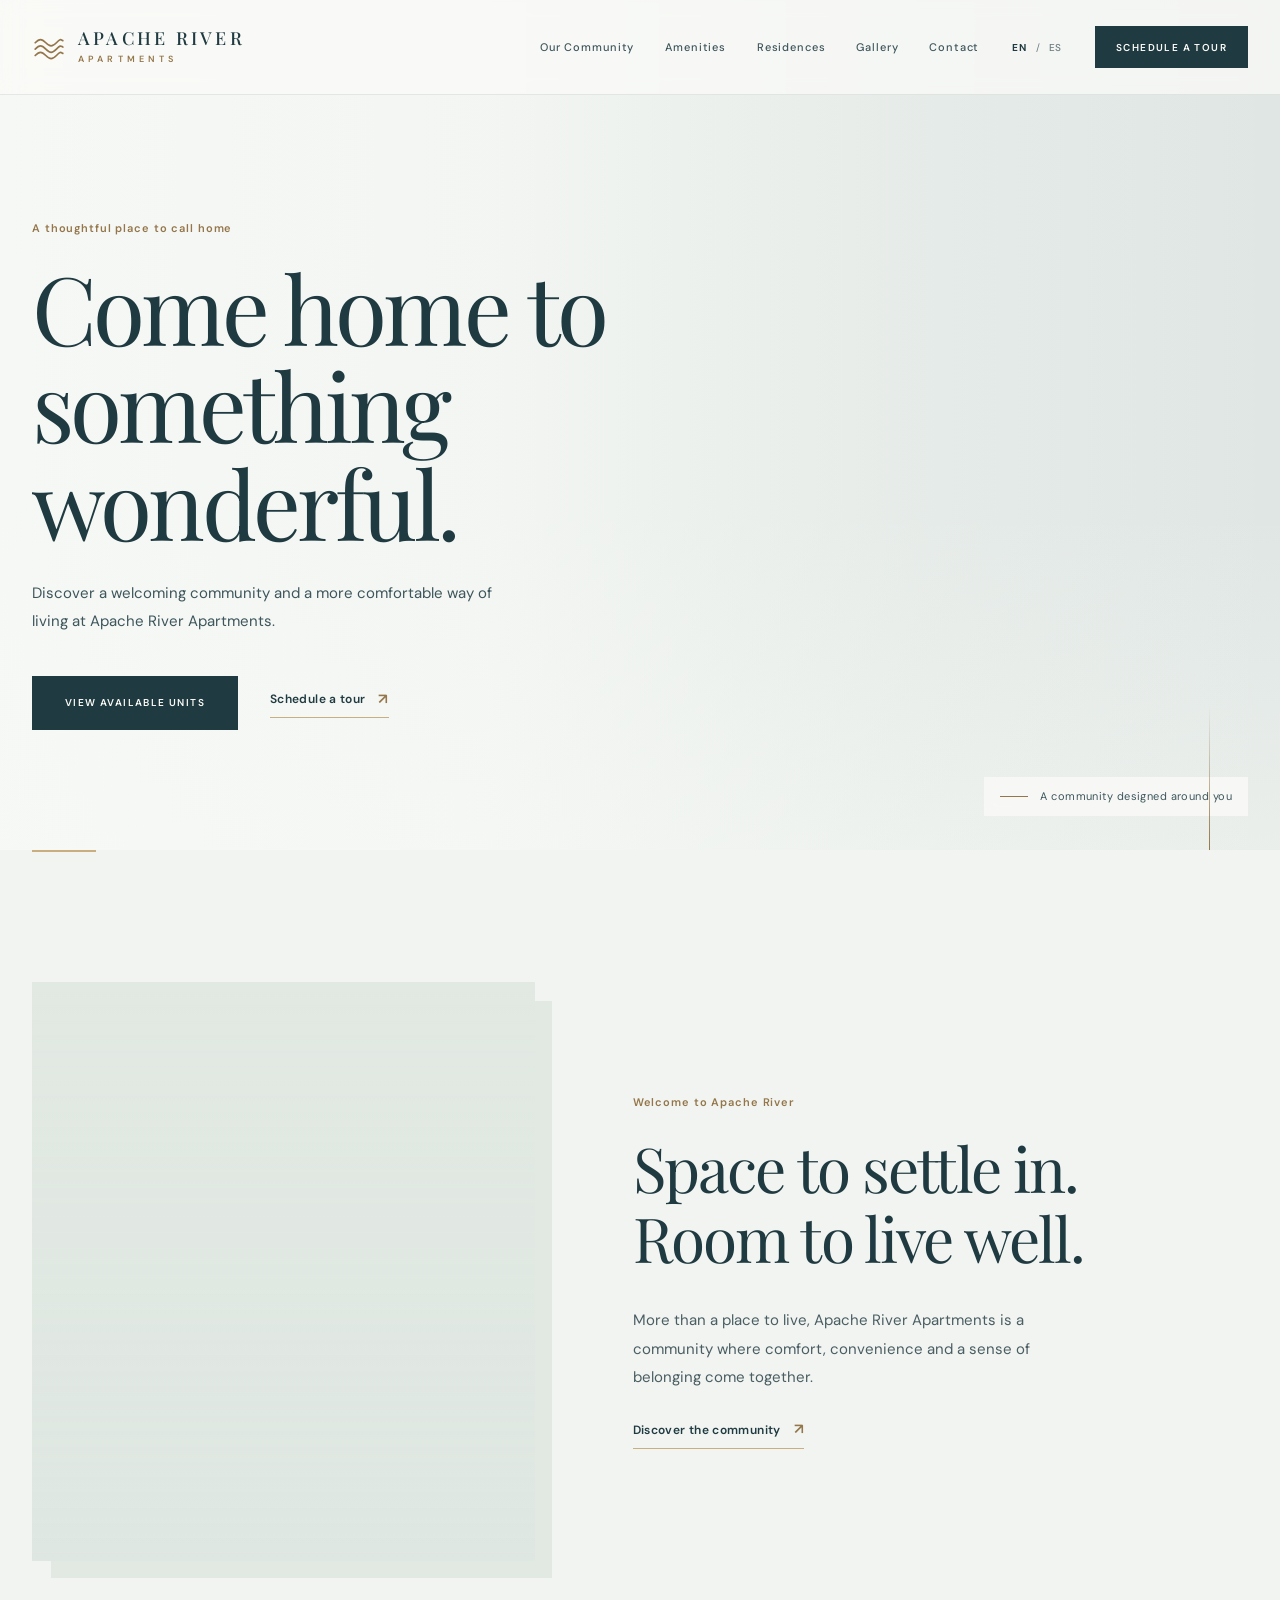
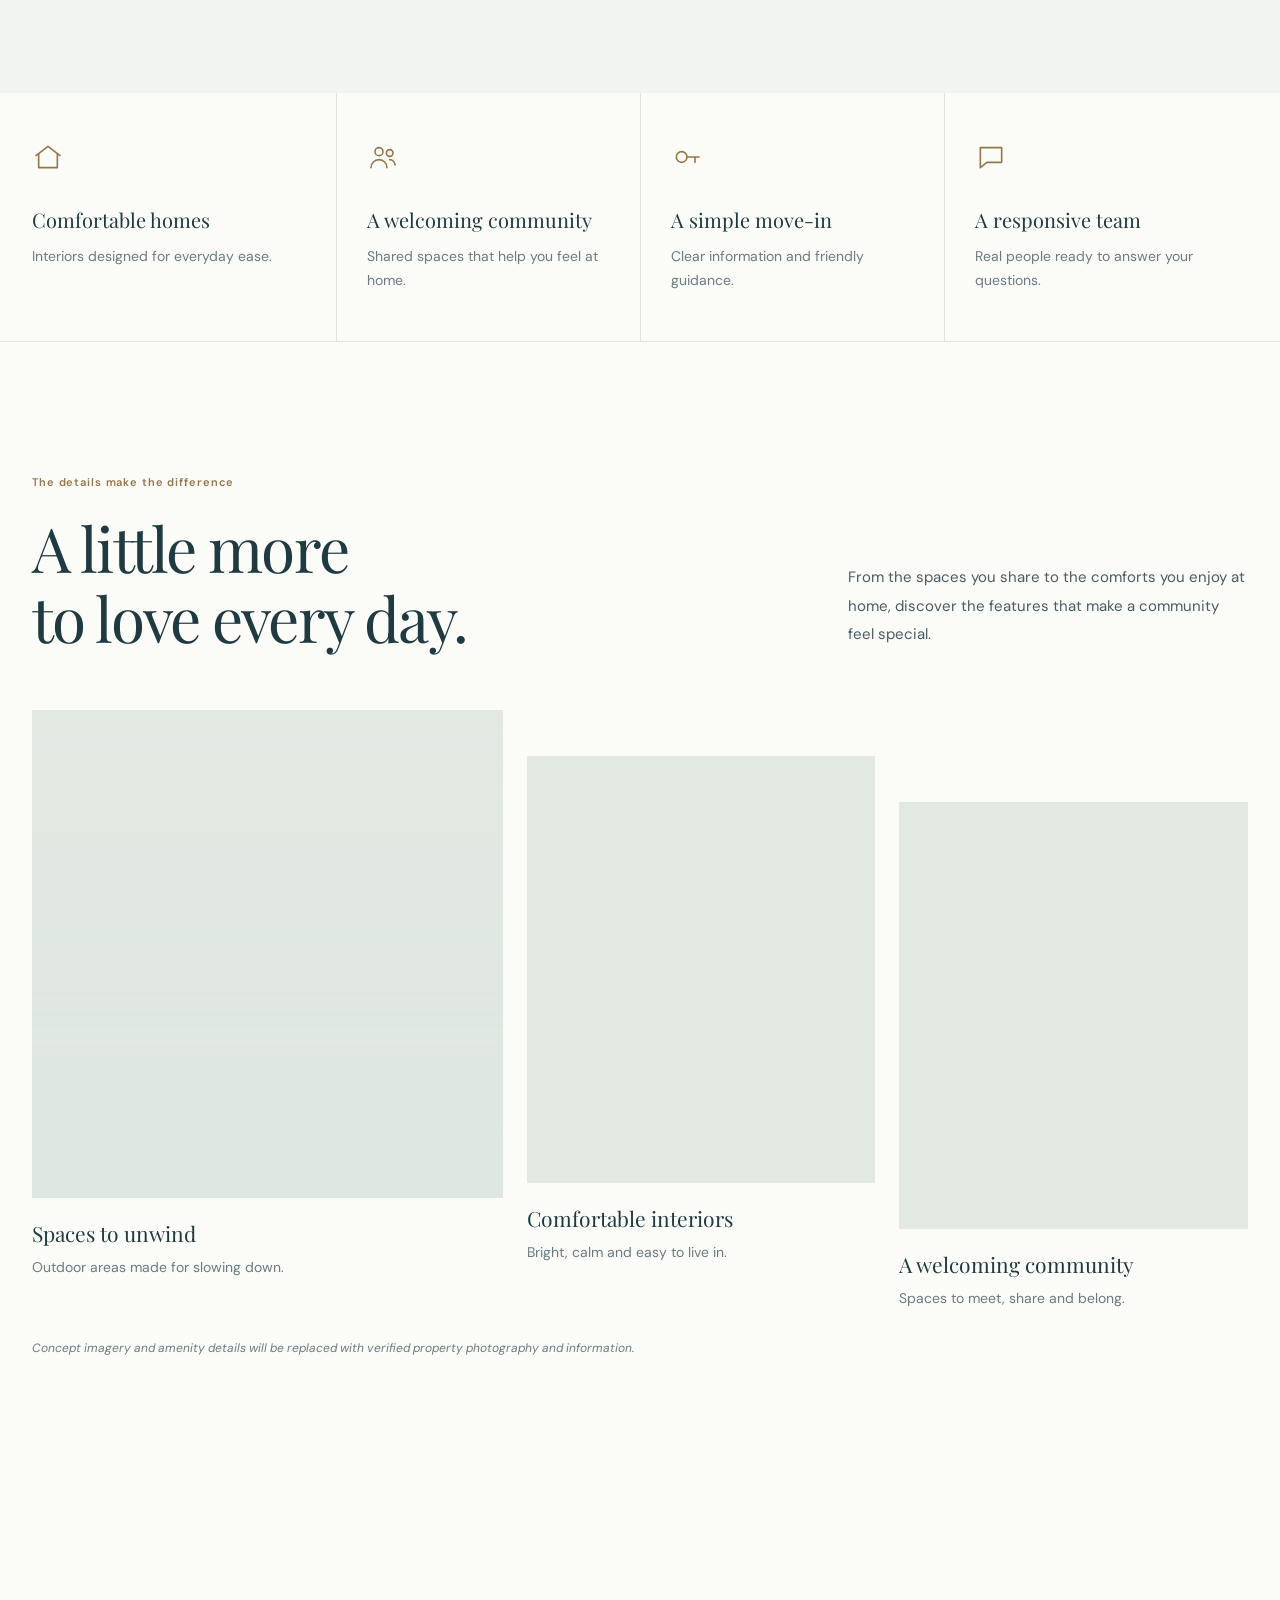
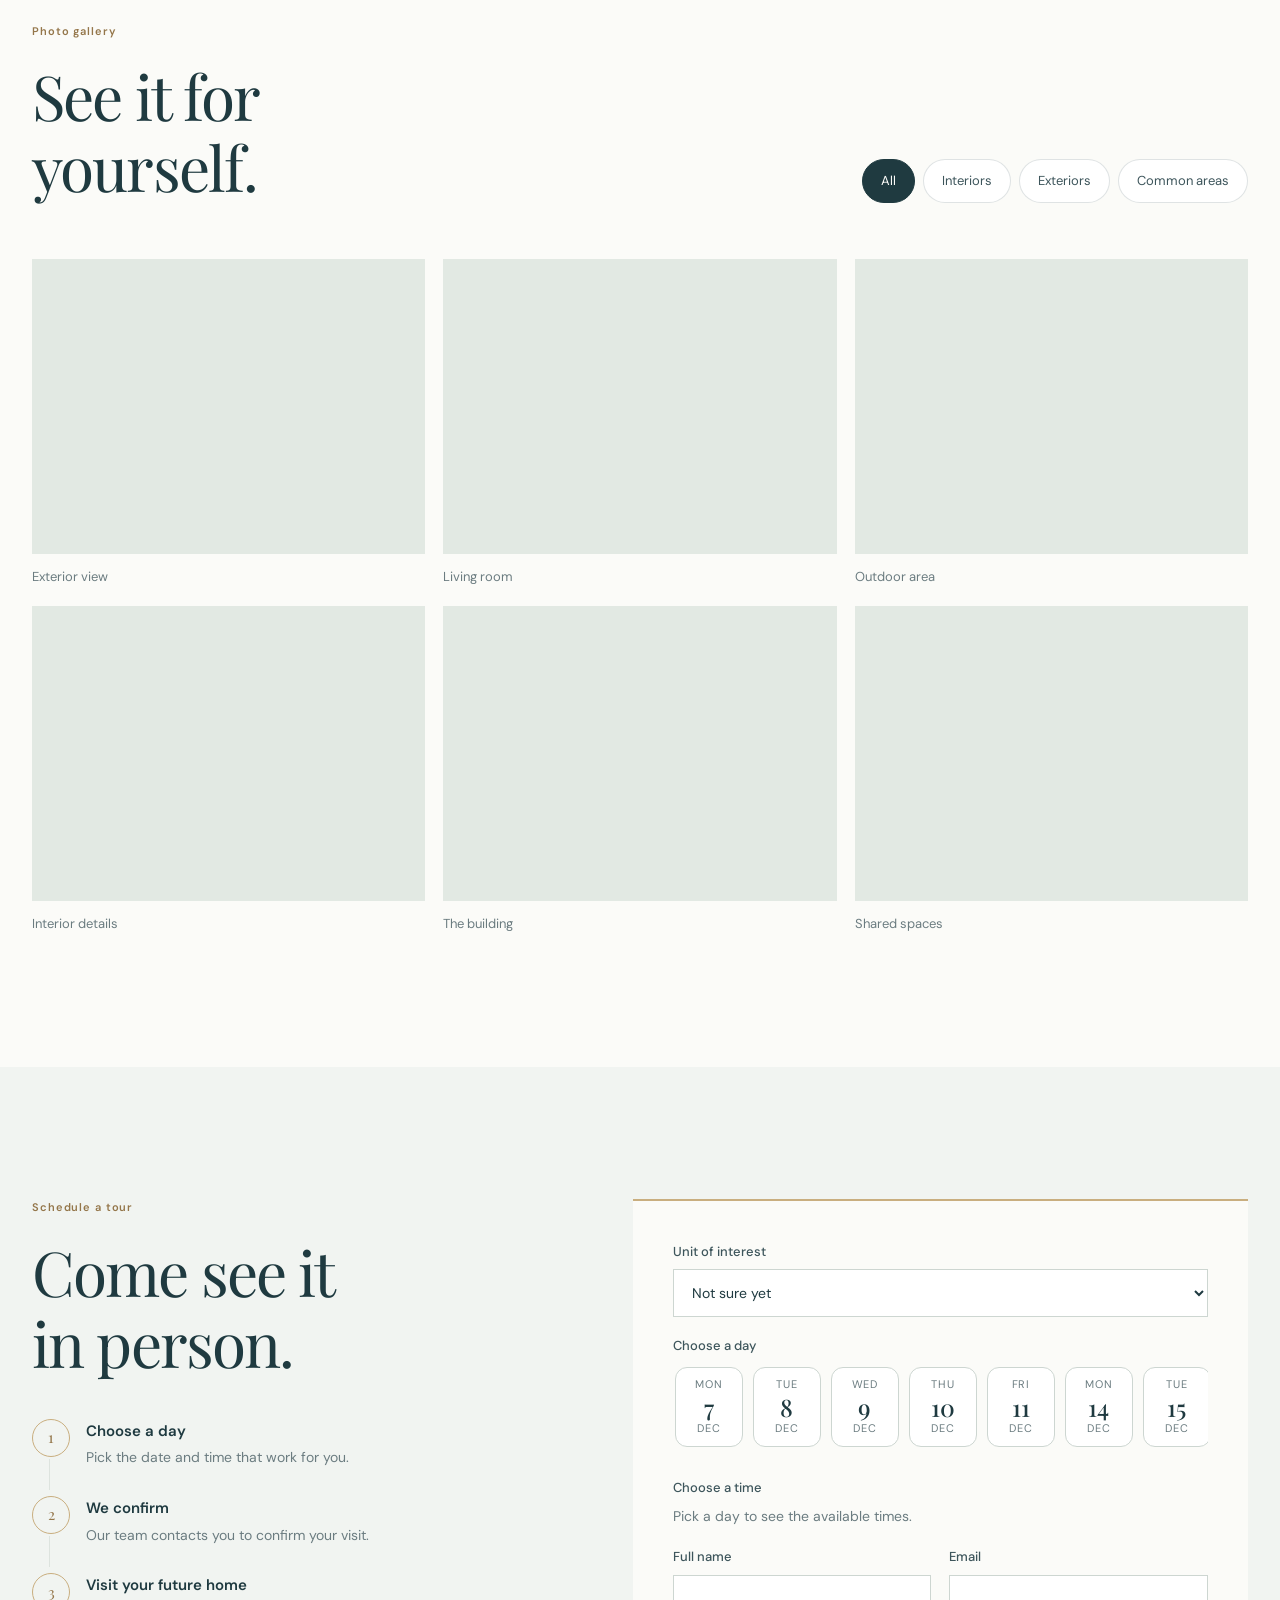
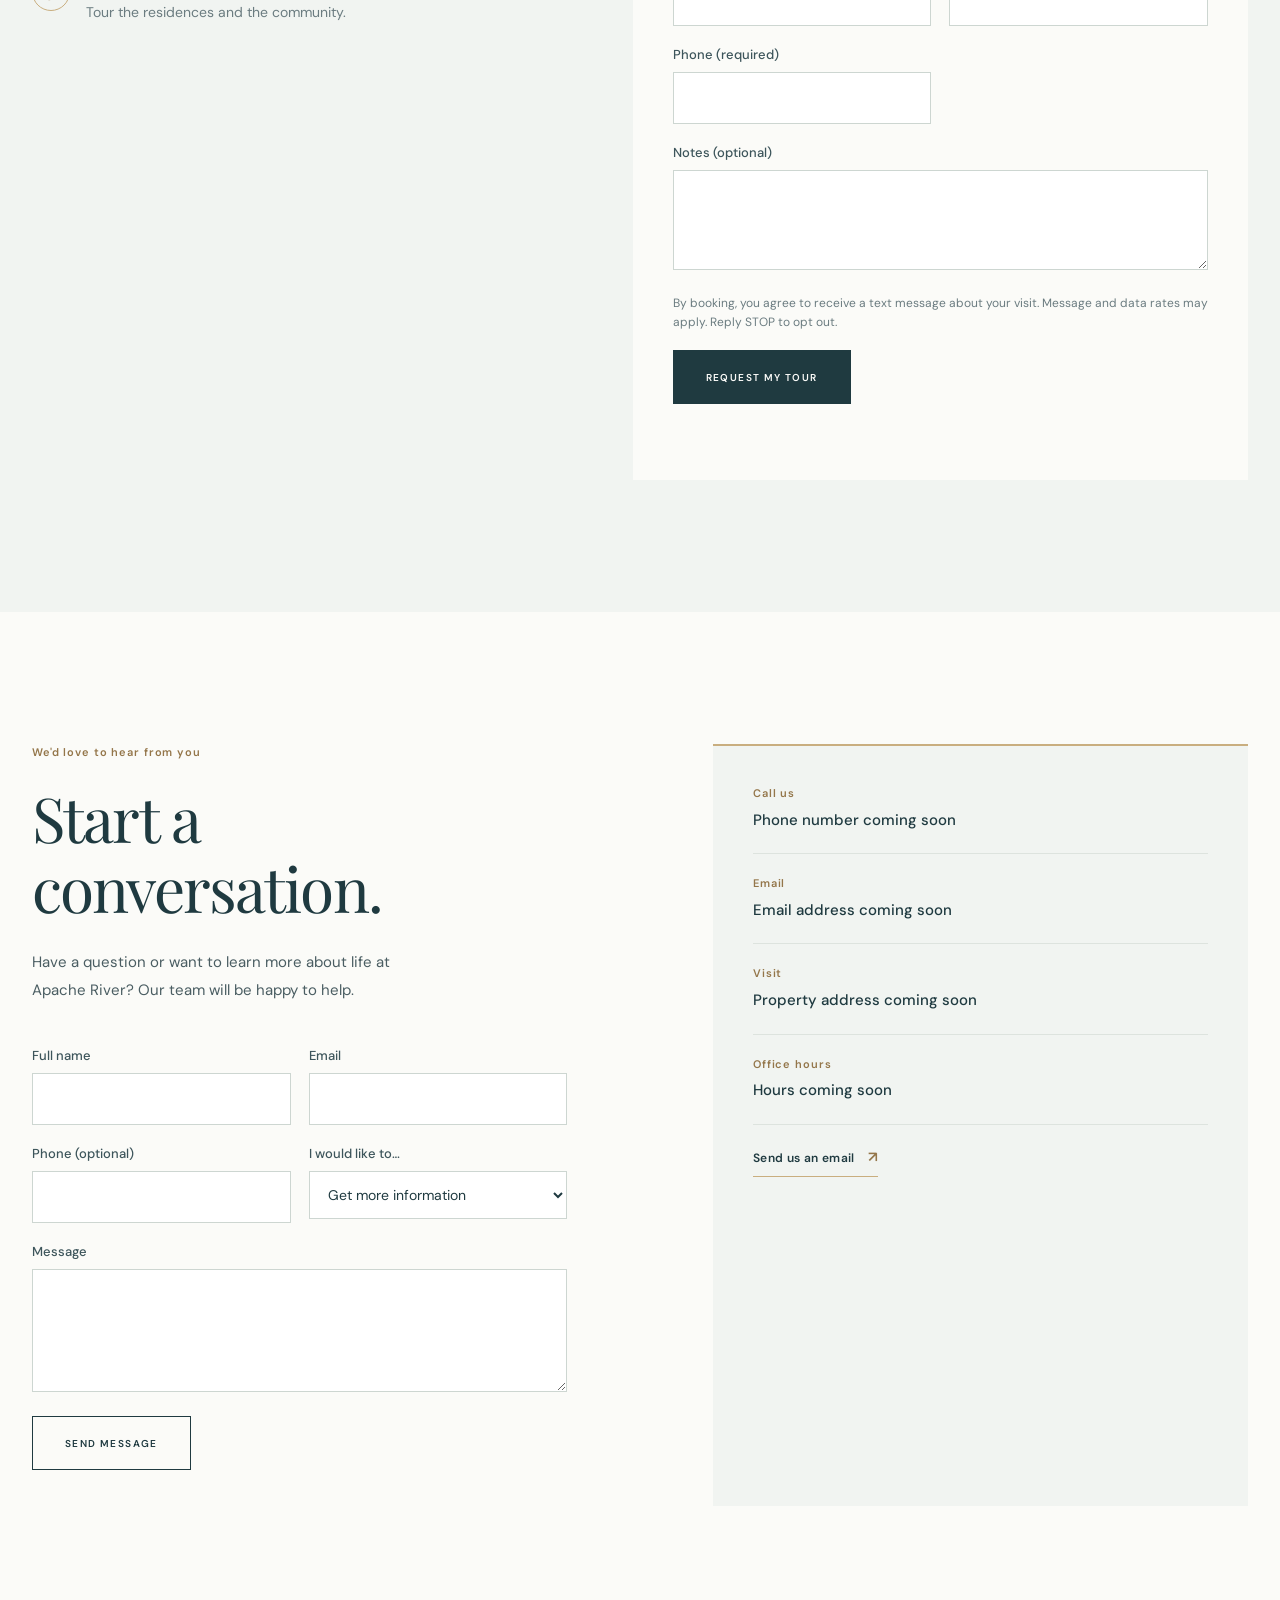
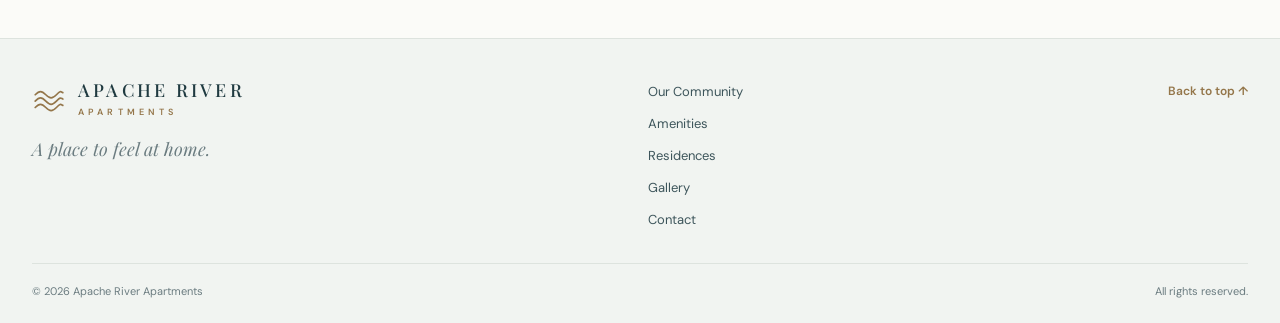
<file: index.html>
<!DOCTYPE html>
<html lang="en">
<head>
  <meta charset="UTF-8">
  <meta name="viewport" content="width=device-width, initial-scale=1.0">
  <meta name="description" content="Discover comfortable, elevated living at Apache River Apartments. Explore our community and find your next home.">
  <meta name="theme-color" content="#f1f4f1">
  <meta property="og:type" content="website">
  <meta property="og:title" content="Apache River Apartments | A Place to Call Home">
  <meta property="og:description" content="Discover a welcoming community and a more comfortable way of living at Apache River Apartments.">
  <title>Apache River Apartments | A Place to Call Home</title>
  <link rel="preconnect" href="https://fonts.googleapis.com">
  <link rel="preconnect" href="https://fonts.gstatic.com" crossorigin>
  <link href="https://fonts.googleapis.com/css2?family=DM+Sans:wght@400;500;600;700&family=Playfair+Display:ital,wght@0,400;0,500;0,600;1,400&display=swap" rel="stylesheet">
  <link rel="stylesheet" href="css/style.css">
  <link rel="stylesheet" href="css/booking.css">
  <script src="js/data.js" defer></script>
  <script src="js/supabase-config.js"></script>
  <script src="js/live-data.js" defer></script>
  <script src="js/app.js" defer></script>
  <script src="js/app.js" defer></script>
  <script src="js/booking.js" defer></script>
  <script src="js/modal.js" defer></script>
  <script src="js/main.js" defer></script>
</head>
<body>
  <a class="skip-link" href="#main-content" data-en="Skip to content" data-es="Saltar al contenido">Skip to content</a>

  <header class="site-header" id="top">
    <div class="container header-inner">
      <a class="brand" href="#top" aria-label="Apache River Apartments home">
        <svg class="brand-mark" viewBox="0 0 32 32" aria-hidden="true"><!-- Placeholder: replace with the client logo (e.g. <img src="img/logo.svg">) --><path d="M3 12c4-4 6-4 10 0s6 4 10 0 4-3 6-2"/><path d="M3 18c4-4 6-4 10 0s6 4 10 0 4-3 6-2"/><path d="M3 24c4-4 6-4 10 0s6 4 10 0 4-3 6-2"/></svg><span class="brand-text"><span class="brand-name">APACHE RIVER</span>
        <span class="brand-subtitle">APARTMENTS</span></span>
      </a>

      <button class="menu-toggle" type="button" aria-label="Open navigation" aria-expanded="false" aria-controls="primary-navigation">
        <span></span><span></span>
      </button>

      <nav class="main-nav" id="primary-navigation" aria-label="Main navigation">
        <a href="#about" data-en="Our Community" data-es="Nuestra comunidad">Our Community</a>
        <a href="#amenities" data-en="Amenities" data-es="Amenidades">Amenities</a>
        <a href="departamentos.html" data-en="Residences" data-es="Departamentos">Residences</a>
        <a href="#gallery" data-en="Gallery" data-es="Galería">Gallery</a>
        <a href="#contact" data-en="Contact" data-es="Contacto">Contact</a>
        <div class="language-switch" role="group" aria-label="Choose language">
          <button class="language-button is-active" type="button" data-language="en" aria-pressed="true">EN</button>
          <span aria-hidden="true">/</span>
          <button class="language-button" type="button" data-language="es" aria-pressed="false">ES</button>
        </div>
        <a class="button button-small nav-cta" href="#tour" data-en="Schedule a tour" data-es="Agenda una visita">Schedule a tour</a>
      </nav>
    </div>
  </header>

  <main id="main-content">

    <!-- Hero -->
    <section class="hero" aria-labelledby="hero-title">
      <div class="hero-overlay"></div>
      <div class="container hero-content">
        <p class="eyebrow hero-eyebrow" data-en="A thoughtful place to call home" data-es="Un lugar especial para llamar hogar">A thoughtful place to call home</p>
        <h1 id="hero-title" data-en="Come home to<br>something wonderful." data-es="Vuelve a casa<br>y disfruta cada momento.">Come home to<br>something wonderful.</h1>
        <p class="hero-copy" data-en="Discover a welcoming community and a more comfortable way of living at Apache River Apartments." data-es="Descubre una comunidad acogedora y una forma más cómoda de vivir en Apache River Apartments.">Discover a welcoming community and a more comfortable way of living at Apache River Apartments.</p>
        <div class="hero-actions">
          <a class="button button-gold" href="departamentos.html" data-en="View available units" data-es="Ver disponibles">View available units</a>
          <a class="text-link text-link-light" href="#tour"><span data-en="Schedule a tour" data-es="Agenda una visita">Schedule a tour</span><span class="arrow" aria-hidden="true">↗</span></a>
        </div>
      </div>
      <div class="hero-caption"><span></span><span data-en="A community designed around you" data-es="Una comunidad pensada para ti">A community designed around you</span></div>
    </section>

    <!-- Intro: image + text -->
    <section class="intro section-space" id="about" aria-labelledby="about-title">
      <div class="container intro-grid">
        <div class="intro-media image-placeholder" role="img" aria-label="Temporary image placeholder for the community"></div>
        <div class="intro-text">
          <p class="eyebrow" data-en="Welcome to Apache River" data-es="Bienvenido a Apache River">Welcome to Apache River</p>
          <h2 id="about-title" data-en="Space to settle in.<br>Room to live well." data-es="Un espacio para sentirte en casa.<br>Un lugar para vivir mejor.">Space to settle in.<br>Room to live well.</h2>
          <div class="intro-copy">
            <p data-en="More than a place to live, Apache River Apartments is a community where comfort, convenience and a sense of belonging come together." data-es="Más que un lugar para vivir, Apache River Apartments es una comunidad donde se unen la comodidad, la conveniencia y el sentido de pertenencia.">More than a place to live, Apache River Apartments is a community where comfort, convenience and a sense of belonging come together.</p>
            <a class="text-link" href="#amenities"><span data-en="Discover the community" data-es="Descubre la comunidad">Discover the community</span><span class="arrow" aria-hidden="true">↗</span></a>
          </div>
        </div>
      </div>
    </section>

    <!-- Highlights strip -->
    <section class="features" aria-label="Highlights">
      <div class="container feature-grid">
        <div class="feature">
          <svg viewBox="0 0 24 24" aria-hidden="true"><path d="M3 11l9-7 9 7"/><path d="M5 10v10h14V10"/></svg>
          <h3 data-en="Comfortable homes" data-es="Hogares cómodos">Comfortable homes</h3>
          <p data-en="Interiors designed for everyday ease." data-es="Interiores pensados para tu día a día.">Interiors designed for everyday ease.</p>
        </div>
        <div class="feature">
          <svg viewBox="0 0 24 24" aria-hidden="true"><circle cx="9" cy="8" r="3"/><path d="M3 20c0-3.3 2.7-6 6-6s6 2.7 6 6"/><circle cx="17" cy="9" r="2.5"/><path d="M17 14c2.2 0 4 1.8 4 4"/></svg>
          <h3 data-en="A welcoming community" data-es="Una comunidad acogedora">A welcoming community</h3>
          <p data-en="Shared spaces that help you feel at home." data-es="Espacios compartidos para sentirte en casa.">Shared spaces that help you feel at home.</p>
        </div>
        <div class="feature">
          <svg viewBox="0 0 24 24" aria-hidden="true"><circle cx="8" cy="12" r="4"/><path d="M12 12h9M18 12v4"/></svg>
          <h3 data-en="A simple move-in" data-es="Mudanza sin complicaciones">A simple move-in</h3>
          <p data-en="Clear information and friendly guidance." data-es="Información clara y atención cercana.">Clear information and friendly guidance.</p>
        </div>
        <div class="feature">
          <svg viewBox="0 0 24 24" aria-hidden="true"><path d="M4 5h16v11H9l-5 4z"/></svg>
          <h3 data-en="A responsive team" data-es="Un equipo atento">A responsive team</h3>
          <p data-en="Real people ready to answer your questions." data-es="Personas listas para resolver tus dudas.">Real people ready to answer your questions.</p>
        </div>
      </div>
    </section>

    <!-- Amenities -->
    <section class="amenities section-space" id="amenities" aria-labelledby="amenities-title">
      <div class="container">
        <div class="section-heading">
          <div>
            <p class="eyebrow" data-en="The details make the difference" data-es="Los detalles hacen la diferencia">The details make the difference</p>
            <h2 id="amenities-title" data-en="A little more<br>to love every day." data-es="Mucho más para<br>disfrutar cada día.">A little more<br>to love every day.</h2>
          </div>
          <p data-en="From the spaces you share to the comforts you enjoy at home, discover the features that make a community feel special." data-es="Desde los espacios que compartes hasta las comodidades de tu hogar, descubre lo que hace especial a nuestra comunidad.">From the spaces you share to the comforts you enjoy at home, discover the features that make a community feel special.</p>
        </div>
        <div class="amenity-grid">
          <article class="amenity-card amenity-card-large">
            <div class="image-placeholder image-pool" role="img" aria-label="Temporary image placeholder for community outdoor spaces"></div>
            <div class="amenity-label">
              <h3 data-en="Spaces to unwind" data-es="Espacios para relajarte">Spaces to unwind</h3>
              <p data-en="Outdoor areas made for slowing down." data-es="Áreas exteriores para tomarte un respiro.">Outdoor areas made for slowing down.</p>
            </div>
          </article>
          <article class="amenity-card">
            <div class="image-placeholder image-interior" role="img" aria-label="Temporary image placeholder for apartment interiors"></div>
            <div class="amenity-label">
              <h3 data-en="Comfortable interiors" data-es="Interiores confortables">Comfortable interiors</h3>
              <p data-en="Bright, calm and easy to live in." data-es="Luminosos, tranquilos y fáciles de habitar.">Bright, calm and easy to live in.</p>
            </div>
          </article>
          <article class="amenity-card">
            <div class="image-placeholder image-community" role="img" aria-label="Temporary image placeholder for community amenities"></div>
            <div class="amenity-label">
              <h3 data-en="A welcoming community" data-es="Una comunidad acogedora">A welcoming community</h3>
              <p data-en="Spaces to meet, share and belong." data-es="Lugares para convivir y sentirte parte.">Spaces to meet, share and belong.</p>
            </div>
          </article>
        </div>
        <p class="temporary-note" data-en="Concept imagery and amenity details will be replaced with verified property photography and information." data-es="Las imágenes conceptuales y los detalles de amenidades se sustituirán por fotografías e información confirmadas del complejo.">Concept imagery and amenity details will be replaced with verified property photography and information.</p>
      </div>
    </section>

    <!-- Gallery -->
    <section class="gallery section-space" id="gallery" aria-labelledby="gallery-title">
      <div class="container">
        <div class="section-heading">
          <div>
            <p class="eyebrow" data-en="Photo gallery" data-es="Galería fotográfica">Photo gallery</p>
            <h2 id="gallery-title" data-en="See it for<br>yourself." data-es="Velo con<br>tus propios ojos.">See it for<br>yourself.</h2>
          </div>
          <div class="filter-group" role="group" aria-label="Gallery category">
            <button class="filter-btn is-active" type="button" data-gallery-filter data-value="all" aria-pressed="true" data-en="All" data-es="Todo">All</button>
            <button class="filter-btn" type="button" data-gallery-filter data-value="interior" aria-pressed="false" data-en="Interiors" data-es="Interiores">Interiors</button>
            <button class="filter-btn" type="button" data-gallery-filter data-value="exterior" aria-pressed="false" data-en="Exteriors" data-es="Exteriores">Exteriors</button>
            <button class="filter-btn" type="button" data-gallery-filter data-value="common" aria-pressed="false" data-en="Common areas" data-es="Áreas comunes">Common areas</button>
          </div>
        </div>
        <div class="gallery-grid">
          <figure class="gallery-item" data-cat="exterior"><div class="image-placeholder" role="img" aria-label="Placeholder: exterior" style="background-image:url('https://images.unsplash.com/photo-1600585154340-be6161a56a0c?auto=format&fit=crop&w=900&q=80')"></div><figcaption data-en="Exterior view" data-es="Vista exterior">Exterior view</figcaption></figure>
          <figure class="gallery-item" data-cat="interior"><div class="image-placeholder" role="img" aria-label="Placeholder: living room" style="background-image:url('https://images.unsplash.com/photo-1600210492486-724fe5c67fb0?auto=format&fit=crop&w=900&q=80')"></div><figcaption data-en="Living room" data-es="Sala">Living room</figcaption></figure>
          <figure class="gallery-item" data-cat="common"><div class="image-placeholder" role="img" aria-label="Placeholder: outdoor area" style="background-image:url('https://images.unsplash.com/photo-1600607687939-ce8a6c25118c?auto=format&fit=crop&w=900&q=80')"></div><figcaption data-en="Outdoor area" data-es="Área exterior">Outdoor area</figcaption></figure>
          <figure class="gallery-item" data-cat="interior"><div class="image-placeholder" role="img" aria-label="Placeholder: interior" style="background-image:url('https://images.unsplash.com/photo-1600607687920-4e2a09cf159d?auto=format&fit=crop&w=900&q=80')"></div><figcaption data-en="Interior details" data-es="Detalles interiores">Interior details</figcaption></figure>
          <figure class="gallery-item" data-cat="exterior"><div class="image-placeholder" role="img" aria-label="Placeholder: building" style="background-image:url('https://images.unsplash.com/photo-1600566753086-00f18fb6b3ea?auto=format&fit=crop&w=900&q=80')"></div><figcaption data-en="The building" data-es="El edificio">The building</figcaption></figure>
          <figure class="gallery-item" data-cat="common"><div class="image-placeholder" role="img" aria-label="Placeholder: shared space" style="background-image:url('https://images.unsplash.com/photo-1600607687644-c7171b42498f?auto=format&fit=crop&w=900&q=80')"></div><figcaption data-en="Shared spaces" data-es="Espacios compartidos">Shared spaces</figcaption></figure>
        </div>
      </div>
    </section>

    <!-- Schedule a tour -->
    <section class="tour section-space" id="tour" aria-labelledby="tour-title">
      <div class="container tour-grid">
        <div>
          <p class="eyebrow" data-en="Schedule a tour" data-es="Agenda una visita">Schedule a tour</p>
          <h2 id="tour-title" data-en="Come see it<br>in person." data-es="Ven a conocerlo<br>en persona.">Come see it<br>in person.</h2>
          <ol class="tour-steps">
            <li><strong data-en="Choose a day" data-es="Elige un día">Choose a day</strong><span data-en="Pick the date and time that work for you." data-es="Selecciona la fecha y el horario que te convengan.">Pick the date and time that work for you.</span></li>
            <li><strong data-en="We confirm" data-es="Confirmamos">We confirm</strong><span data-en="Our team contacts you to confirm your visit." data-es="Nuestro equipo te contactará para confirmar tu visita.">Our team contacts you to confirm your visit.</span></li>
            <li><strong data-en="Visit your future home" data-es="Visita tu futuro hogar">Visit your future home</strong><span data-en="Tour the residences and the community." data-es="Conoce los departamentos y la comunidad.">Tour the residences and the community.</span></li>
          </ol>
        </div>
        <form class="form-panel" data-form="tour" novalidate>
          <div class="form-grid">
            <label class="field"><span data-en="Full name" data-es="Nombre completo">Full name</span><input name="name" required autocomplete="name"></label>
            <label class="field"><span data-en="Email" data-es="Correo electrónico">Email</span><input name="email" type="email" required autocomplete="email"></label>
            <label class="field"><span data-en="Phone" data-es="Teléfono">Phone</span><input name="phone" type="tel" autocomplete="tel"></label>
            <label class="field"><span data-en="Unit of interest" data-es="Unidad de interés">Unit of interest</span><select name="unit" id="tour-unit"><option value="" data-en="Not sure yet" data-es="Aún no lo sé">Not sure yet</option></select></label>
            <label class="field"><span data-en="Preferred date" data-es="Fecha preferida">Preferred date</span><input type="date" name="date" id="tour-date" required></label>
            <label class="field"><span data-en="Preferred time" data-es="Horario preferido">Preferred time</span><select name="time"><option value="morning" data-en="Morning" data-es="Mañana">Morning</option><option value="afternoon" data-en="Afternoon" data-es="Tarde">Afternoon</option></select></label>
            <label class="field field-full"><span data-en="Notes (optional)" data-es="Notas (opcional)">Notes (optional)</span><textarea name="message" rows="3"></textarea></label>
            <input class="hp" type="text" name="website" tabindex="-1" autocomplete="off" aria-hidden="true">
          </div>
          <button class="button button-gold" type="submit" data-en="Request my tour" data-es="Solicitar mi visita">Request my tour</button>
          <p class="form-status" role="status"></p>
        </form>
      </div>
    </section>

    <!-- Contact -->
    <section class="contact section-space" id="contact" aria-labelledby="contact-title">
      <div class="container contact-grid">
        <div>
          <p class="eyebrow" data-en="We'd love to hear from you" data-es="Nos encantará saber de ti">We'd love to hear from you</p>
          <h2 id="contact-title" data-en="Start a<br>conversation." data-es="Comencemos<br>a conversar.">Start a<br>conversation.</h2>
          <p class="contact-copy" data-en="Have a question or want to learn more about life at Apache River? Our team will be happy to help." data-es="¿Tienes alguna pregunta o quieres conocer más sobre Apache River? Nuestro equipo estará encantado de ayudarte.">Have a question or want to learn more about life at Apache River? Our team will be happy to help.</p>
          <form class="contact-form" data-form="inquiry" novalidate>
            <div class="form-grid">
              <label class="field"><span data-en="Full name" data-es="Nombre completo">Full name</span><input name="name" required autocomplete="name"></label>
              <label class="field"><span data-en="Email" data-es="Correo electrónico">Email</span><input name="email" type="email" required autocomplete="email"></label>
              <label class="field"><span data-en="Phone (optional)" data-es="Teléfono (opcional)">Phone (optional)</span><input name="phone" type="tel" autocomplete="tel"></label>
              <label class="field"><span data-en="I would like to…" data-es="Me gustaría…">I would like to…</span><select name="topic"><option value="info" data-en="Get more information" data-es="Recibir más información">Get more information</option><option value="availability" data-en="Confirm availability" data-es="Confirmar disponibilidad">Confirm availability</option><option value="apply" data-en="Start an application" data-es="Iniciar una solicitud">Start an application</option><option value="other" data-en="Something else" data-es="Otra cosa">Something else</option></select></label>
              <label class="field field-full"><span data-en="Message" data-es="Mensaje">Message</span><textarea name="message" rows="4"></textarea></label>
              <input class="hp" type="text" name="website" tabindex="-1" autocomplete="off" aria-hidden="true">
            </div>
            <button class="button button-outline" type="submit" data-en="Send message" data-es="Enviar mensaje">Send message</button>
            <p class="form-status" role="status"></p>
          </form>
        </div>
        <address class="contact-panel">
          <div class="contact-detail"><span data-en="Call us" data-es="Llámanos">Call us</span><strong data-contact="phone" data-en="Phone number coming soon" data-es="Teléfono próximamente">Phone number coming soon</strong></div>
          <div class="contact-detail"><span data-en="Email" data-es="Correo electrónico">Email</span><strong data-contact="email" data-en="Email address coming soon" data-es="Correo próximamente">Email address coming soon</strong></div>
          <div class="contact-detail"><span data-en="Visit" data-es="Visítanos">Visit</span><strong data-contact="address" data-en="Property address coming soon" data-es="Dirección próximamente">Property address coming soon</strong></div>
          <div class="contact-detail"><span data-en="Office hours" data-es="Horario de oficina">Office hours</span><strong data-contact="hours" data-en="Hours coming soon" data-es="Horario próximamente">Hours coming soon</strong></div>
          <a class="text-link" href="mailto:" data-contact-link><span data-en="Send us an email" data-es="Envíanos un correo">Send us an email</span><span class="arrow" aria-hidden="true">↗</span></a>
        </address>
      </div>
    </section>
  </main>

  <footer class="site-footer">
    <div class="container footer-top">
      <div class="footer-brand">
        <a class="brand brand-light" href="#top"><svg class="brand-mark" viewBox="0 0 32 32" aria-hidden="true"><!-- Placeholder: replace with the client logo (e.g. <img src="img/logo.svg">) --><path d="M3 12c4-4 6-4 10 0s6 4 10 0 4-3 6-2"/><path d="M3 18c4-4 6-4 10 0s6 4 10 0 4-3 6-2"/><path d="M3 24c4-4 6-4 10 0s6 4 10 0 4-3 6-2"/></svg><span class="brand-text"><span class="brand-name">APACHE RIVER</span><span class="brand-subtitle">APARTMENTS</span></span></a>
        <p data-en="A place to feel at home." data-es="Un lugar para sentirte en casa.">A place to feel at home.</p>
      </div>
      <nav class="footer-nav" aria-label="Footer navigation">
        <a href="#about" data-en="Our Community" data-es="Nuestra comunidad">Our Community</a>
        <a href="#amenities" data-en="Amenities" data-es="Amenidades">Amenities</a>
        <a href="#residences" data-en="Residences" data-es="Departamentos">Residences</a>
        <a href="#gallery" data-en="Gallery" data-es="Galería">Gallery</a>
        <a href="#contact" data-en="Contact" data-es="Contacto">Contact</a>
      </nav>
      <a class="back-top" href="#top" data-en="Back to top ↑" data-es="Volver arriba ↑">Back to top ↑</a>
    </div>
    <div class="container footer-bottom"><span>© <span id="current-year"></span> Apache River Apartments</span><span data-en="All rights reserved." data-es="Todos los derechos reservados.">All rights reserved.</span></div>
  </footer>
</body>
</html>
</file>
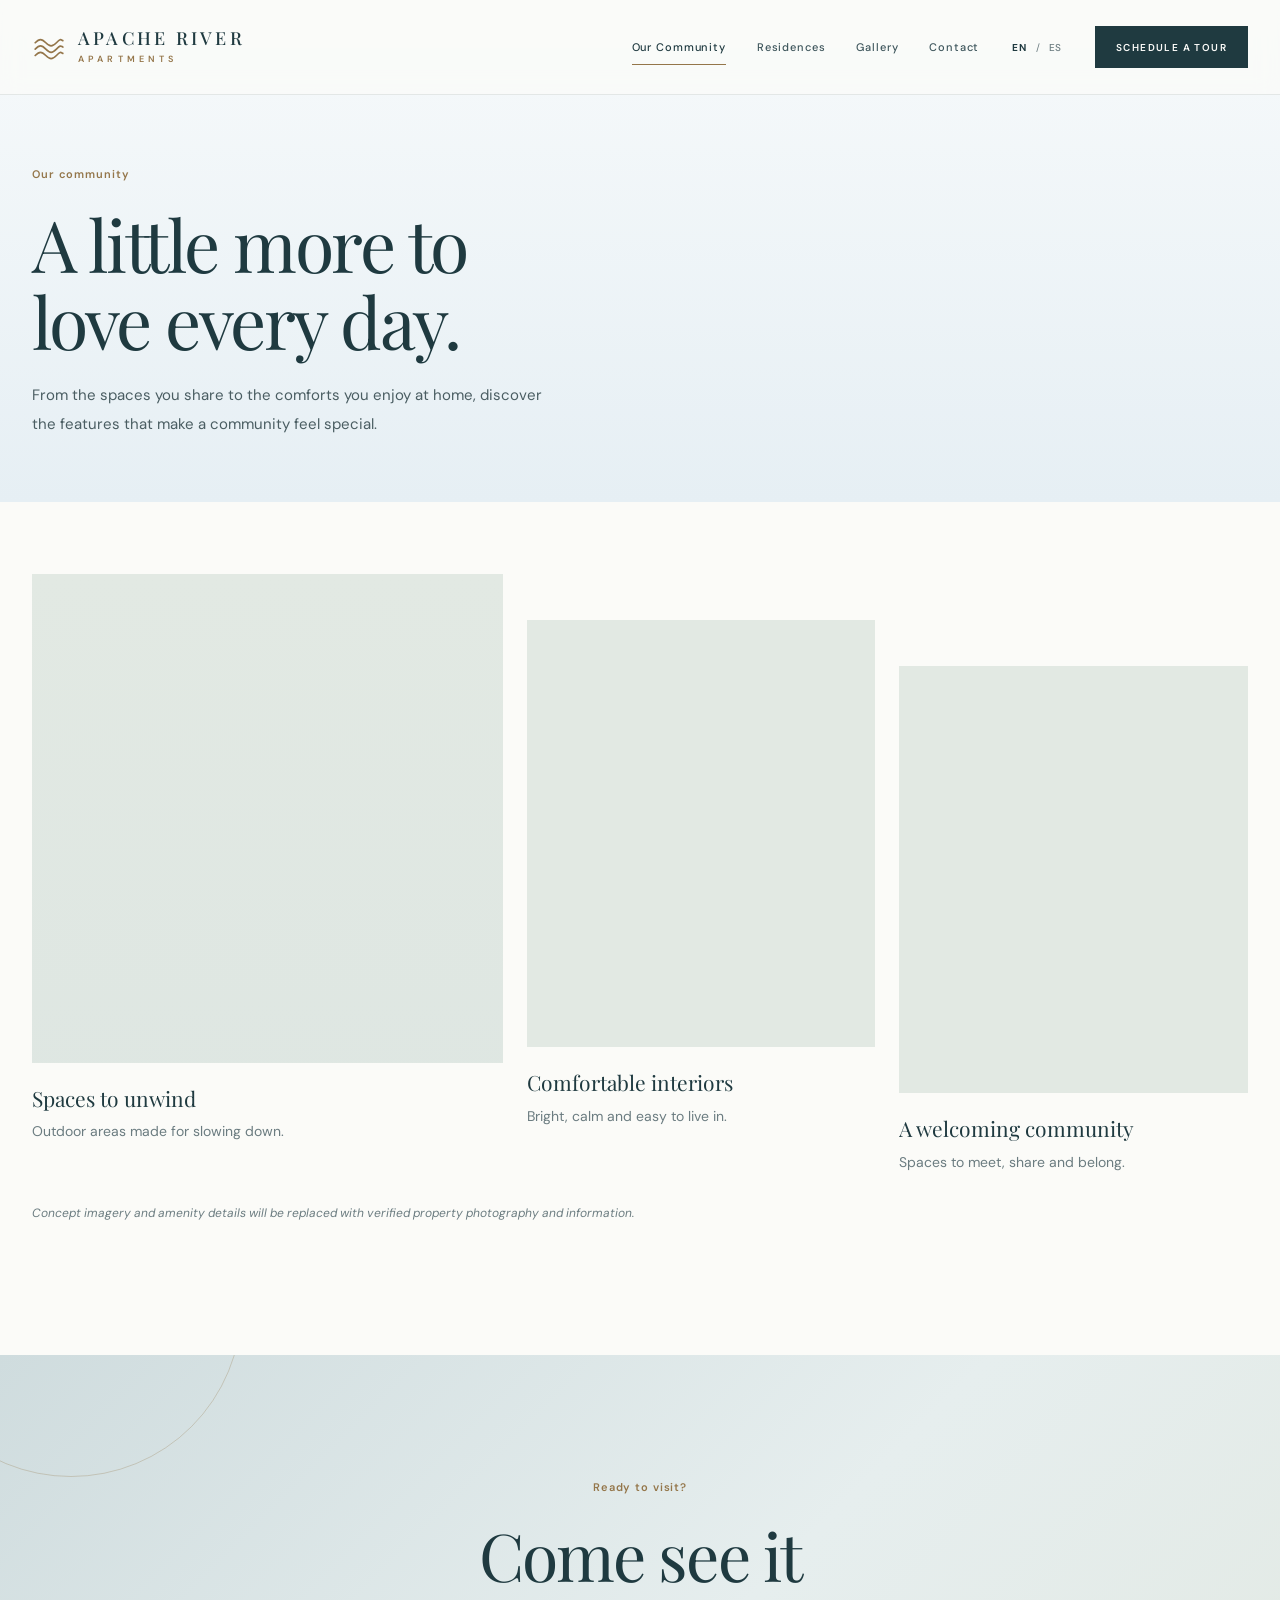
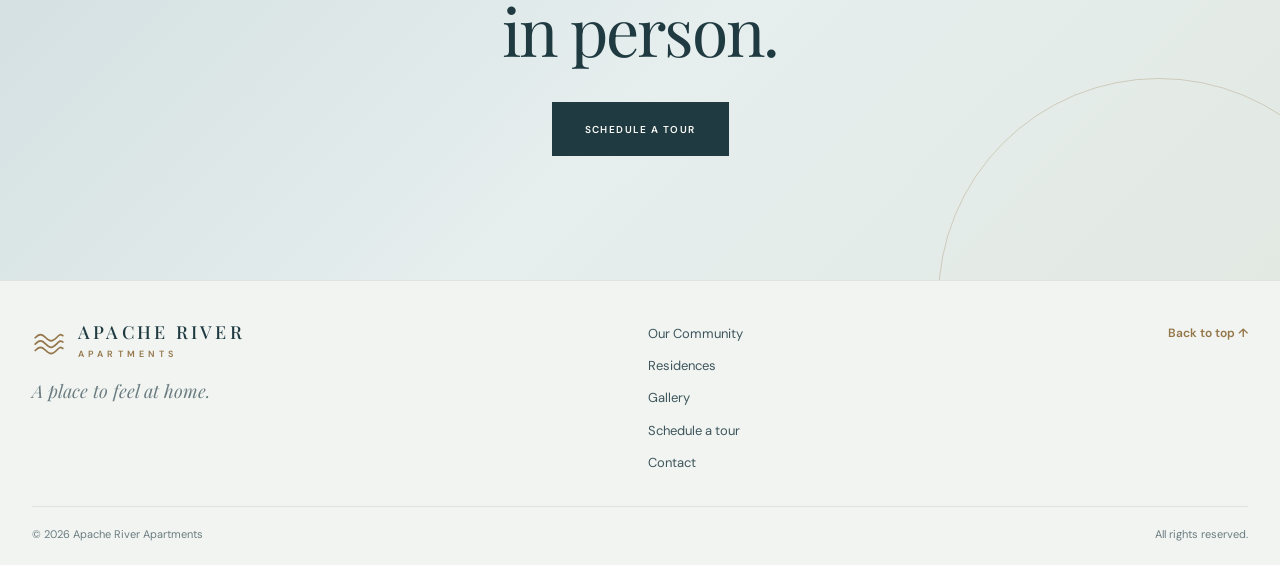
<file: comunidad.html>
<!DOCTYPE html>
<html lang="en">
<head>
  <meta charset="UTF-8">
  <meta name="viewport" content="width=device-width, initial-scale=1.0">
  <meta name="description" content="Discover the spaces and details that make Apache River Apartments feel like home.">
  <meta name="theme-color" content="#f1f4f1">
  <meta property="og:type" content="website">
  <meta property="og:title" content="Our Community | Apache River Apartments">
  <meta property="og:description" content="Discover the spaces and details that make Apache River Apartments feel like home.">
  <title data-en="Our Community | Apache River Apartments" data-es="Nuestra comunidad | Apache River Apartments">Our Community | Apache River Apartments</title>
  <link rel="preconnect" href="https://fonts.googleapis.com">
  <link rel="preconnect" href="https://fonts.gstatic.com" crossorigin>
  <link href="https://fonts.googleapis.com/css2?family=DM+Sans:wght@400;500;600;700&family=Playfair+Display:ital,wght@0,400;0,500;0,600;1,400&display=swap" rel="stylesheet">
  <link rel="stylesheet" href="css/style.css">
  <script src="js/data.js" defer></script>
  <script src="js/app.js" defer></script>
  <script src="js/main.js" defer></script>
</head>
<body>
  <a class="skip-link" href="#main-content" data-en="Skip to content" data-es="Saltar al contenido">Skip to content</a>

  <header class="site-header" id="top">
    <div class="container header-inner">
      <a class="brand" href="index.html" aria-label="Apache River Apartments home">
        <svg class="brand-mark" viewBox="0 0 32 32" aria-hidden="true"><!-- Placeholder: replace with the client logo (e.g. <img src="img/logo.svg">) --><path d="M3 12c4-4 6-4 10 0s6 4 10 0 4-3 6-2"/><path d="M3 18c4-4 6-4 10 0s6 4 10 0 4-3 6-2"/><path d="M3 24c4-4 6-4 10 0s6 4 10 0 4-3 6-2"/></svg><span class="brand-text"><span class="brand-name">APACHE RIVER</span>
        <span class="brand-subtitle">APARTMENTS</span></span>
      </a>

      <button class="menu-toggle" type="button" aria-label="Open navigation" aria-expanded="false" aria-controls="primary-navigation">
        <span></span><span></span>
      </button>

      <nav class="main-nav" id="primary-navigation" aria-label="Main navigation">
        <a aria-current="page" href="comunidad.html" data-en="Our Community" data-es="Nuestra comunidad">Our Community</a>
        <a href="departamentos.html" data-en="Residences" data-es="Departamentos">Residences</a>
        <a href="galeria.html" data-en="Gallery" data-es="Galería">Gallery</a>
        <a href="index.html#contact" data-en="Contact" data-es="Contacto">Contact</a>
        <div class="language-switch" role="group" aria-label="Choose language">
          <button class="language-button is-active" type="button" data-language="en" aria-pressed="true">EN</button>
          <span aria-hidden="true">/</span>
          <button class="language-button" type="button" data-language="es" aria-pressed="false">ES</button>
        </div>
        <a class="button button-small nav-cta" href="index.html#tour" data-en="Schedule a tour" data-es="Agenda una visita">Schedule a tour</a>
      </nav>
    </div>
  </header>

  <main id="main-content">
    <section class="page-hero">
      <div class="container page-hero-inner">
        <p class="eyebrow" data-en="Our community" data-es="Nuestra comunidad">Our community</p>
        <h1 data-en="A little more to love every day." data-es="Mucho más para disfrutar cada día.">A little more to love every day.</h1>
        <p class="page-hero-copy" data-en="From the spaces you share to the comforts you enjoy at home, discover the features that make a community feel special." data-es="Desde los espacios que compartes hasta las comodidades de tu hogar, descubre lo que hace especial a nuestra comunidad.">From the spaces you share to the comforts you enjoy at home, discover the features that make a community feel special.</p>
      </div>
    </section>
    <section class="amenities section-space" id="amenities">
      <div class="container">
        <div class="amenity-grid">
          <article class="amenity-card amenity-card-large">
            <div class="image-placeholder image-pool" role="img" aria-label="Temporary image placeholder for community outdoor spaces"></div>
            <div class="amenity-label">
              <h3 data-en="Spaces to unwind" data-es="Espacios para relajarte">Spaces to unwind</h3>
              <p data-en="Outdoor areas made for slowing down." data-es="Áreas exteriores para tomarte un respiro.">Outdoor areas made for slowing down.</p>
            </div>
          </article>
          <article class="amenity-card">
            <div class="image-placeholder image-interior" role="img" aria-label="Temporary image placeholder for apartment interiors"></div>
            <div class="amenity-label">
              <h3 data-en="Comfortable interiors" data-es="Interiores confortables">Comfortable interiors</h3>
              <p data-en="Bright, calm and easy to live in." data-es="Luminosos, tranquilos y fáciles de habitar.">Bright, calm and easy to live in.</p>
            </div>
          </article>
          <article class="amenity-card">
            <div class="image-placeholder image-community" role="img" aria-label="Temporary image placeholder for community amenities"></div>
            <div class="amenity-label">
              <h3 data-en="A welcoming community" data-es="Una comunidad acogedora">A welcoming community</h3>
              <p data-en="Spaces to meet, share and belong." data-es="Lugares para convivir y sentirte parte.">Spaces to meet, share and belong.</p>
            </div>
          </article>
        </div>
        <p class="temporary-note" data-en="Concept imagery and amenity details will be replaced with verified property photography and information." data-es="Las imágenes conceptuales y los detalles de amenidades se sustituirán por fotografías e información confirmadas del complejo.">Concept imagery and amenity details will be replaced with verified property photography and information.</p>
      </div>
    </section>
    <section class="closing-cta" aria-label="Schedule a tour">
      <div class="container closing-content">
        <p class="eyebrow" data-en="Ready to visit?" data-es="¿Listo para visitarnos?">Ready to visit?</p>
        <h2 data-en="Come see it<br>in person." data-es="Ven a conocerlo<br>en persona.">Come see it<br>in person.</h2>
        <a class="button button-gold" href="index.html#tour" data-en="Schedule a tour" data-es="Agenda una visita">Schedule a tour</a>
      </div>
    </section>
  </main>

  <footer class="site-footer">
    <div class="container footer-top">
      <div class="footer-brand">
        <a class="brand brand-light" href="index.html"><svg class="brand-mark" viewBox="0 0 32 32" aria-hidden="true"><!-- Placeholder: replace with the client logo (e.g. <img src="img/logo.svg">) --><path d="M3 12c4-4 6-4 10 0s6 4 10 0 4-3 6-2"/><path d="M3 18c4-4 6-4 10 0s6 4 10 0 4-3 6-2"/><path d="M3 24c4-4 6-4 10 0s6 4 10 0 4-3 6-2"/></svg><span class="brand-text"><span class="brand-name">APACHE RIVER</span><span class="brand-subtitle">APARTMENTS</span></span></a>
        <p data-en="A place to feel at home." data-es="Un lugar para sentirte en casa.">A place to feel at home.</p>
      </div>
      <nav class="footer-nav" aria-label="Footer navigation">
        <a href="comunidad.html" data-en="Our Community" data-es="Nuestra comunidad">Our Community</a>
        <a href="departamentos.html" data-en="Residences" data-es="Departamentos">Residences</a>
        <a href="galeria.html" data-en="Gallery" data-es="Galería">Gallery</a>
        <a href="index.html#tour" data-en="Schedule a tour" data-es="Agenda una visita">Schedule a tour</a>
        <a href="index.html#contact" data-en="Contact" data-es="Contacto">Contact</a>
      </nav>
      <a class="back-top" href="#top" data-en="Back to top ↑" data-es="Volver arriba ↑">Back to top ↑</a>
    </div>
    <div class="container footer-bottom"><span>© <span id="current-year"></span> Apache River Apartments</span><span data-en="All rights reserved." data-es="Todos los derechos reservados.">All rights reserved.</span></div>
  </footer>
</body>
</html>
</file>
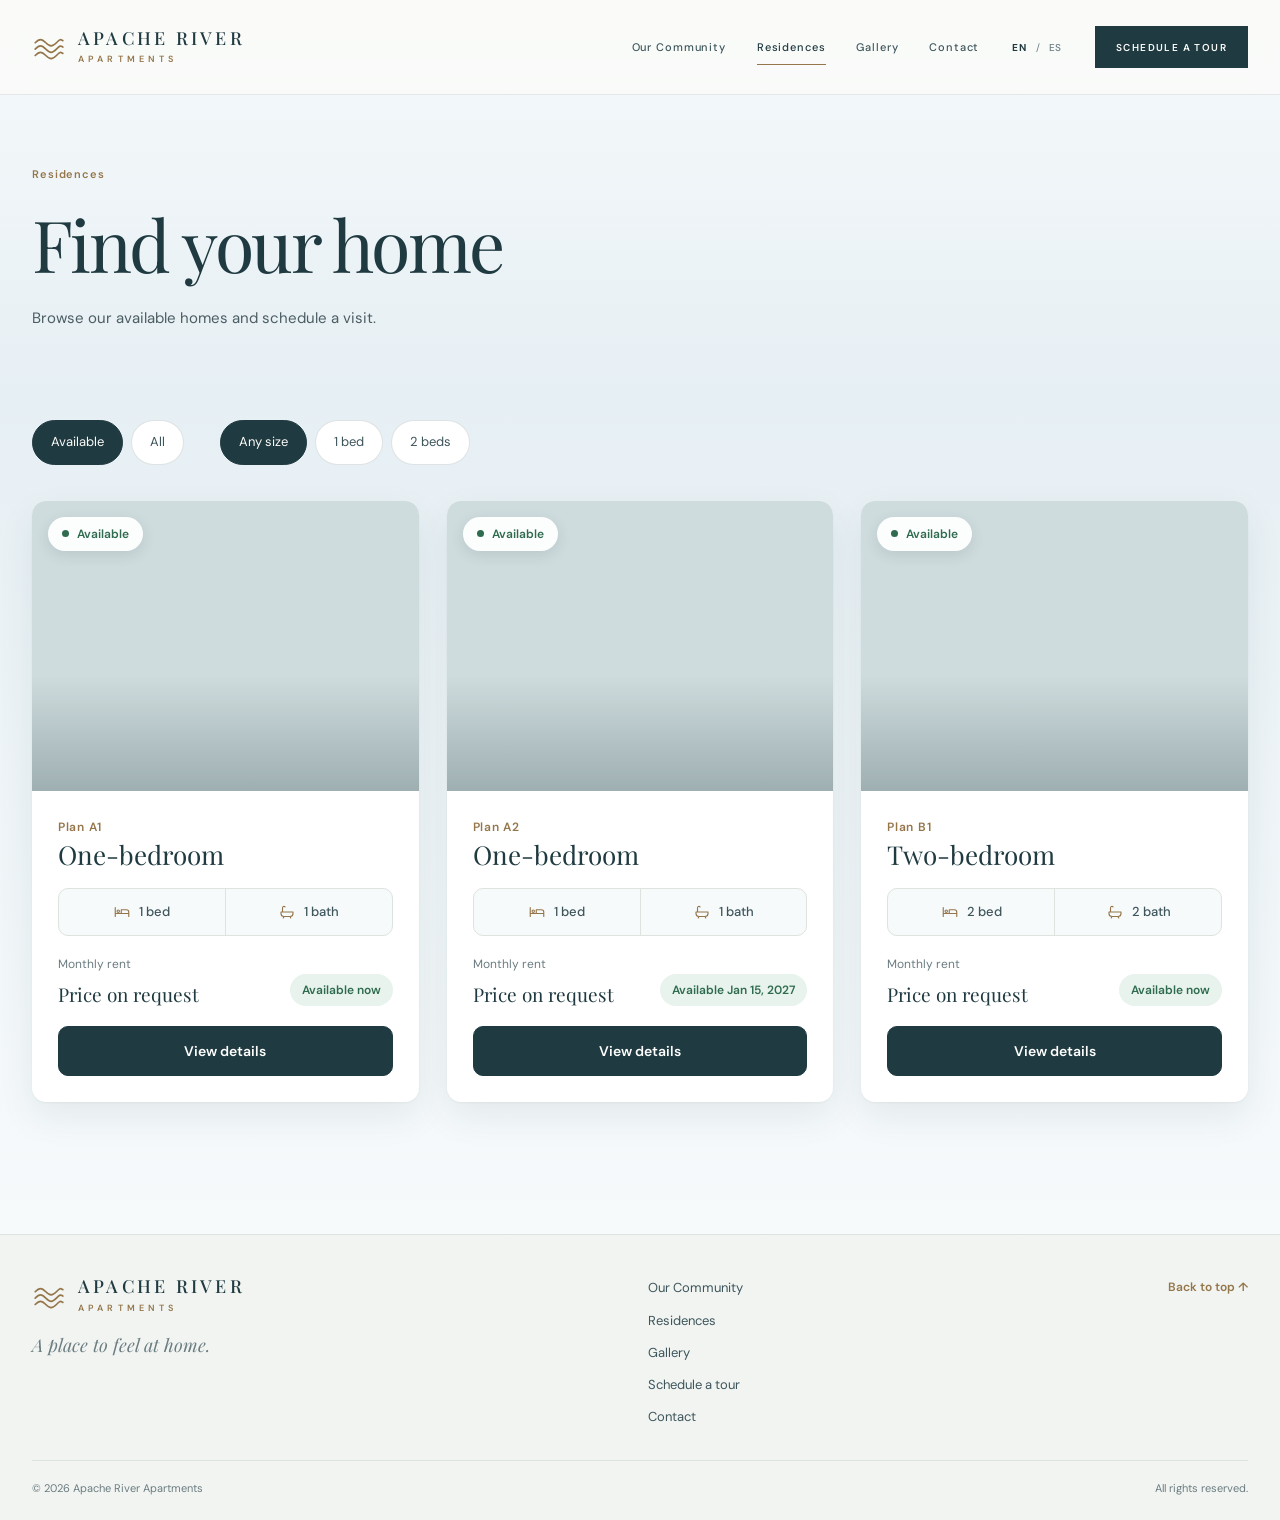
<file: departamentos.html>
<!DOCTYPE html>
<html lang="en">
<head>
  <meta charset="UTF-8">
  <meta name="viewport" content="width=device-width, initial-scale=1.0">
  <meta name="description" content="See photos, details and availability for this home at Apache River Apartments.">
  <meta name="theme-color" content="#f1f4f1">
  <meta property="og:type" content="website">
  <meta property="og:title" content="Home details | Apache River Apartments">
  <meta property="og:description" content="See photos, details and availability for this home at Apache River Apartments.">
  <title data-en="Home details | Apache River Apartments" data-es="Detalles del departamento | Apache River Apartments">Home details | Apache River Apartments</title>
  <link rel="preconnect" href="https://fonts.googleapis.com">
  <link rel="preconnect" href="https://fonts.gstatic.com" crossorigin>
  <link href="https://fonts.googleapis.com/css2?family=DM+Sans:wght@400;500;600;700&family=Playfair+Display:ital,wght@0,400;0,500;0,600;1,400&display=swap" rel="stylesheet">
  <link rel="stylesheet" href="css/style.css">
  <link rel="stylesheet" href="css/plans.css">
  <script src="js/data.js" defer></script>
  <script src="js/supabase-config.js"></script>
  <script src="js/live-data.js" defer></script>
  <script src="js/app.js" defer></script>
  <script src="js/modal.js" defer></script>
  <script src="js/main.js" defer></script>
</head>
<body>
  <a class="skip-link" href="#main-content" data-en="Skip to content" data-es="Saltar al contenido">Skip to content</a>

  <header class="site-header" id="top">
    <div class="container header-inner">
      <a class="brand" href="index.html" aria-label="Apache River Apartments home">
        <svg class="brand-mark" viewBox="0 0 32 32" aria-hidden="true"><!-- Placeholder: replace with the client logo (e.g. <img src="img/logo.svg">) --><path d="M3 12c4-4 6-4 10 0s6 4 10 0 4-3 6-2"/><path d="M3 18c4-4 6-4 10 0s6 4 10 0 4-3 6-2"/><path d="M3 24c4-4 6-4 10 0s6 4 10 0 4-3 6-2"/></svg><span class="brand-text"><span class="brand-name">APACHE RIVER</span>
        <span class="brand-subtitle">APARTMENTS</span></span>
      </a>

      <button class="menu-toggle" type="button" aria-label="Open navigation" aria-expanded="false" aria-controls="primary-navigation">
        <span></span><span></span>
      </button>

      <nav class="main-nav" id="primary-navigation" aria-label="Main navigation">
        <a href="comunidad.html" data-en="Our Community" data-es="Nuestra comunidad">Our Community</a>
        <a aria-current="page" href="departamentos.html" data-en="Residences" data-es="Departamentos">Residences</a>
        <a href="galeria.html" data-en="Gallery" data-es="Galería">Gallery</a>
        <a href="index.html#contact" data-en="Contact" data-es="Contacto">Contact</a>
        <div class="language-switch" role="group" aria-label="Choose language">
          <button class="language-button is-active" type="button" data-language="en" aria-pressed="true">EN</button>
          <span aria-hidden="true">/</span>
          <button class="language-button" type="button" data-language="es" aria-pressed="false">ES</button>
        </div>
        <a class="button button-small nav-cta" href="index.html#tour" data-en="Schedule a tour" data-es="Agenda una visita">Schedule a tour</a>
      </nav>
    </div>
  </header>

<main id="main-content">
  <section class="page-hero">
    <div class="container page-hero-inner">
      <p class="eyebrow" data-en="Residences" data-es="Departamentos">Residences</p>
      <h1 data-en="Find your home" data-es="Encuentra tu hogar">Find your home</h1>
      <p class="page-hero-copy" data-en="Browse our available homes and schedule a visit." data-es="Explora nuestros departamentos disponibles y agenda una visita.">Browse our available homes and schedule a visit.</p>
    </div>
  </section>

  <section class="residences section-space">
    <div class="container">
      <div class="filter-bar">
        <div class="filter-group">
          <button type="button" class="filter-btn is-active" aria-pressed="true" data-unit-filter="status" data-value="available" data-en="Available" data-es="Disponibles">Available</button>
          <button type="button" class="filter-btn" aria-pressed="false" data-unit-filter="status" data-value="all" data-en="All" data-es="Todos">All</button>
        </div>
        <div class="filter-group">
          <button type="button" class="filter-btn is-active" aria-pressed="true" data-unit-filter="beds" data-value="all" data-en="Any size" data-es="Cualquier tamaño">Any size</button>
          <button type="button" class="filter-btn" aria-pressed="false" data-unit-filter="beds" data-value="1" data-en="1 bed" data-es="1 hab.">1 bed</button>
          <button type="button" class="filter-btn" aria-pressed="false" data-unit-filter="beds" data-value="2" data-en="2 beds" data-es="2 hab.">2 beds</button>
        </div>
      </div>

      <div class="unit-grid" id="unit-grid"></div>
      <p class="unit-empty" id="unit-empty" hidden data-en="No homes match your filters." data-es="No hay departamentos con esos filtros.">No homes match your filters.</p>
    </div>
  </section>
</main>

  <footer class="site-footer">
    <div class="container footer-top">
      <div class="footer-brand">
        <a class="brand brand-light" href="index.html"><svg class="brand-mark" viewBox="0 0 32 32" aria-hidden="true"><!-- Placeholder: replace with the client logo (e.g. <img src="img/logo.svg">) --><path d="M3 12c4-4 6-4 10 0s6 4 10 0 4-3 6-2"/><path d="M3 18c4-4 6-4 10 0s6 4 10 0 4-3 6-2"/><path d="M3 24c4-4 6-4 10 0s6 4 10 0 4-3 6-2"/></svg><span class="brand-text"><span class="brand-name">APACHE RIVER</span><span class="brand-subtitle">APARTMENTS</span></span></a>
        <p data-en="A place to feel at home." data-es="Un lugar para sentirte en casa.">A place to feel at home.</p>
      </div>
      <nav class="footer-nav" aria-label="Footer navigation">
        <a href="comunidad.html" data-en="Our Community" data-es="Nuestra comunidad">Our Community</a>
        <a href="departamentos.html" data-en="Residences" data-es="Departamentos">Residences</a>
        <a href="galeria.html" data-en="Gallery" data-es="Galería">Gallery</a>
        <a href="index.html#tour" data-en="Schedule a tour" data-es="Agenda una visita">Schedule a tour</a>
        <a href="index.html#contact" data-en="Contact" data-es="Contacto">Contact</a>
      </nav>
      <a class="back-top" href="#top" data-en="Back to top ↑" data-es="Volver arriba ↑">Back to top ↑</a>
    </div>
    <div class="container footer-bottom"><span>© <span id="current-year"></span> Apache River Apartments</span><span data-en="All rights reserved." data-es="Todos los derechos reservados.">All rights reserved.</span></div>
  </footer>
</body>
</html>
</file>
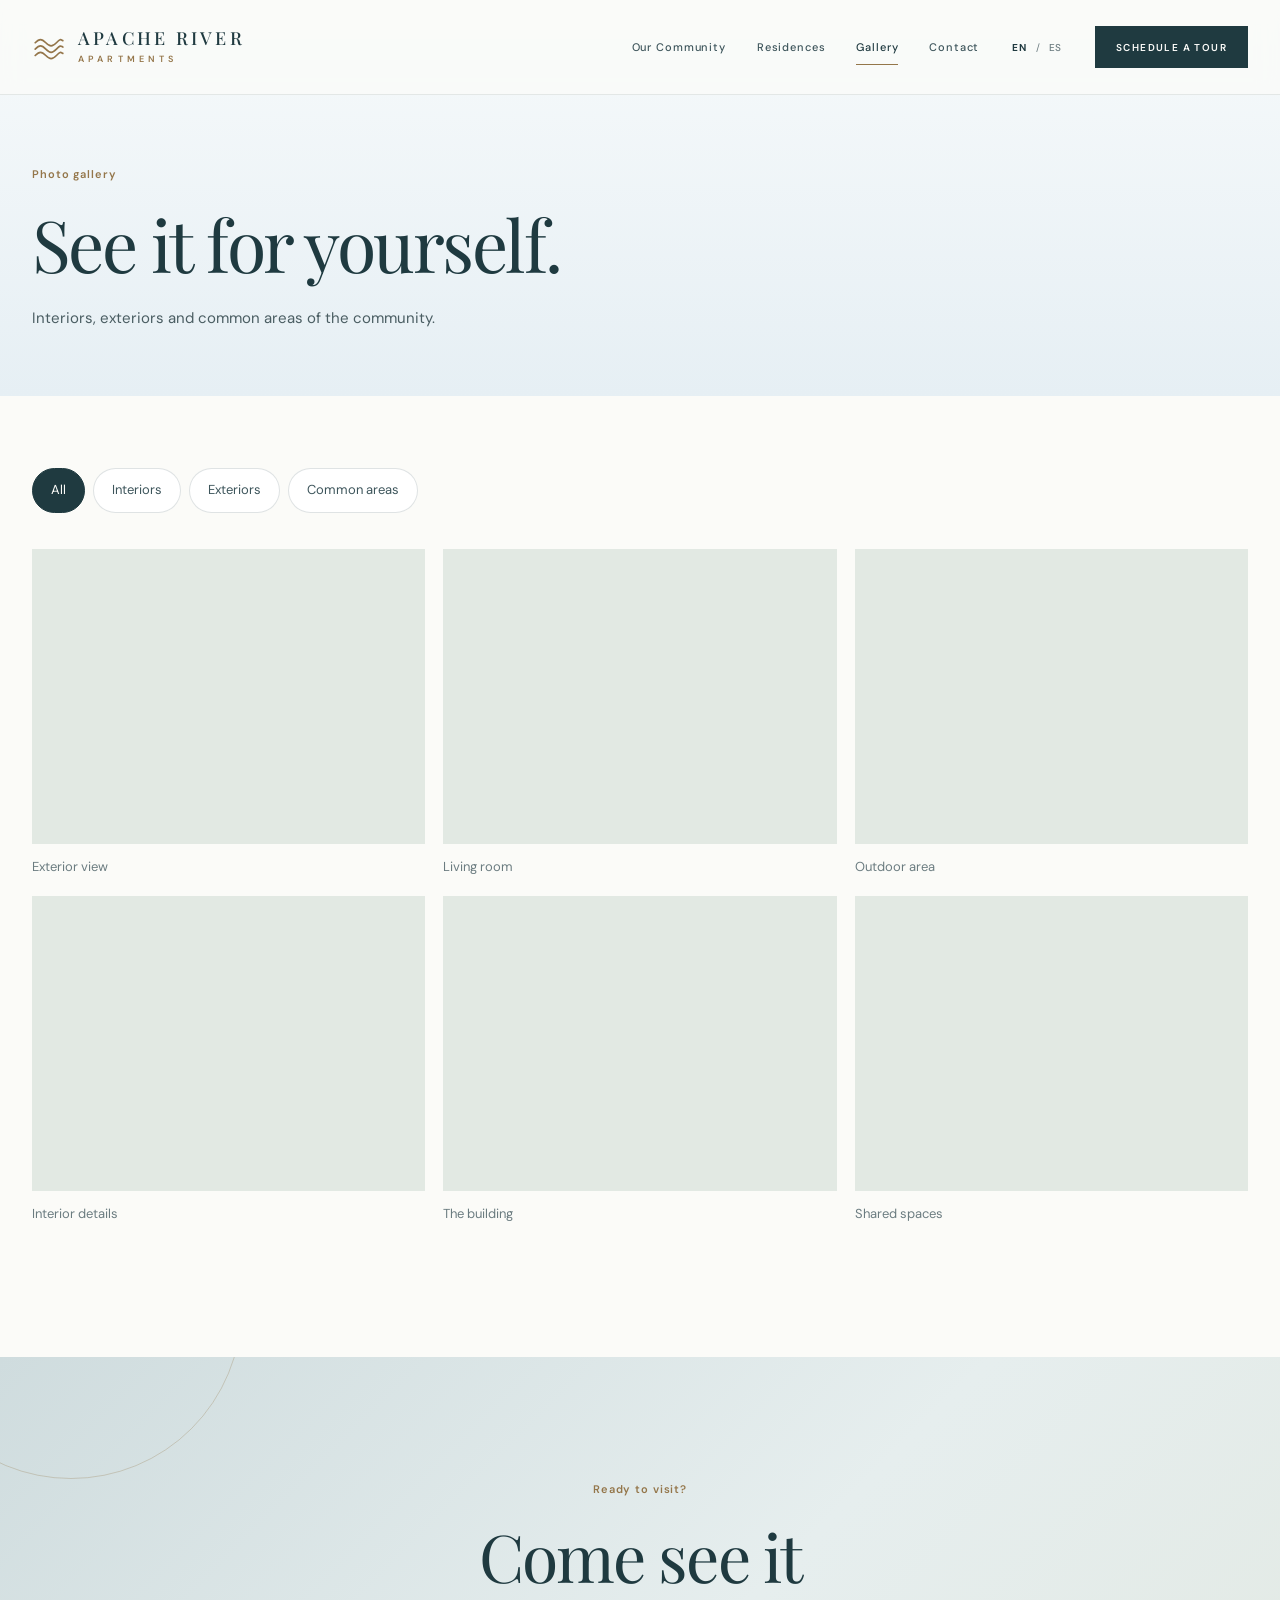
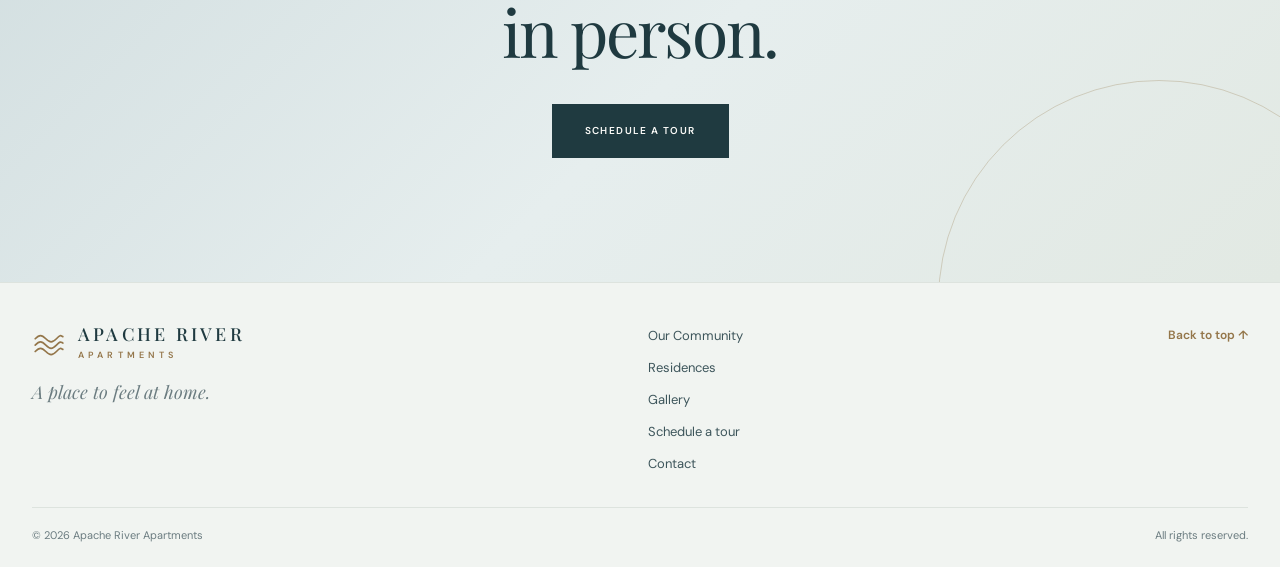
<file: galeria.html>
<!DOCTYPE html>
<html lang="en">
<head>
  <meta charset="UTF-8">
  <meta name="viewport" content="width=device-width, initial-scale=1.0">
  <meta name="description" content="Photos of the residences, exteriors and common areas at Apache River Apartments.">
  <meta name="theme-color" content="#f1f4f1">
  <meta property="og:type" content="website">
  <meta property="og:title" content="Gallery | Apache River Apartments">
  <meta property="og:description" content="Photos of the residences, exteriors and common areas at Apache River Apartments.">
  <title data-en="Gallery | Apache River Apartments" data-es="Galería | Apache River Apartments">Gallery | Apache River Apartments</title>
  <link rel="preconnect" href="https://fonts.googleapis.com">
  <link rel="preconnect" href="https://fonts.gstatic.com" crossorigin>
  <link href="https://fonts.googleapis.com/css2?family=DM+Sans:wght@400;500;600;700&family=Playfair+Display:ital,wght@0,400;0,500;0,600;1,400&display=swap" rel="stylesheet">
  <link rel="stylesheet" href="css/style.css">
  <script src="js/data.js" defer></script>
  <script src="js/supabase-config.js"></script>
  <script src="js/live-data.js" defer></script>
  <script src="js/app.js" defer></script>
  <script src="js/app.js" defer></script>
  <script src="js/main.js" defer></script>
</head>
<body>
  <a class="skip-link" href="#main-content" data-en="Skip to content" data-es="Saltar al contenido">Skip to content</a>

  <header class="site-header" id="top">
    <div class="container header-inner">
      <a class="brand" href="index.html" aria-label="Apache River Apartments home">
        <svg class="brand-mark" viewBox="0 0 32 32" aria-hidden="true"><!-- Placeholder: replace with the client logo (e.g. <img src="img/logo.svg">) --><path d="M3 12c4-4 6-4 10 0s6 4 10 0 4-3 6-2"/><path d="M3 18c4-4 6-4 10 0s6 4 10 0 4-3 6-2"/><path d="M3 24c4-4 6-4 10 0s6 4 10 0 4-3 6-2"/></svg><span class="brand-text"><span class="brand-name">APACHE RIVER</span>
        <span class="brand-subtitle">APARTMENTS</span></span>
      </a>

      <button class="menu-toggle" type="button" aria-label="Open navigation" aria-expanded="false" aria-controls="primary-navigation">
        <span></span><span></span>
      </button>

      <nav class="main-nav" id="primary-navigation" aria-label="Main navigation">
        <a href="comunidad.html" data-en="Our Community" data-es="Nuestra comunidad">Our Community</a>
        <a href="departamentos.html" data-en="Residences" data-es="Departamentos">Residences</a>
        <a aria-current="page" href="galeria.html" data-en="Gallery" data-es="Galería">Gallery</a>
        <a href="index.html#contact" data-en="Contact" data-es="Contacto">Contact</a>
        <div class="language-switch" role="group" aria-label="Choose language">
          <button class="language-button is-active" type="button" data-language="en" aria-pressed="true">EN</button>
          <span aria-hidden="true">/</span>
          <button class="language-button" type="button" data-language="es" aria-pressed="false">ES</button>
        </div>
        <a class="button button-small nav-cta" href="index.html#tour" data-en="Schedule a tour" data-es="Agenda una visita">Schedule a tour</a>
      </nav>
    </div>
  </header>

  <main id="main-content">
    <section class="page-hero">
      <div class="container page-hero-inner">
        <p class="eyebrow" data-en="Photo gallery" data-es="Galería fotográfica">Photo gallery</p>
        <h1 data-en="See it for yourself." data-es="Velo con tus propios ojos.">See it for yourself.</h1>
        <p class="page-hero-copy" data-en="Interiors, exteriors and common areas of the community." data-es="Interiores, exteriores y áreas comunes de la comunidad.">Interiors, exteriors and common areas of the community.</p>
      </div>
    </section>
    <section class="gallery section-space" id="gallery">
      <div class="container">
        <div class="filter-bar"><div class="filter-group" role="group" aria-label="Gallery category">
            <button class="filter-btn is-active" type="button" data-gallery-filter data-value="all" aria-pressed="true" data-en="All" data-es="Todo">All</button>
            <button class="filter-btn" type="button" data-gallery-filter data-value="interior" aria-pressed="false" data-en="Interiors" data-es="Interiores">Interiors</button>
            <button class="filter-btn" type="button" data-gallery-filter data-value="exterior" aria-pressed="false" data-en="Exteriors" data-es="Exteriores">Exteriors</button>
            <button class="filter-btn" type="button" data-gallery-filter data-value="common" aria-pressed="false" data-en="Common areas" data-es="Áreas comunes">Common areas</button>
          </div></div>
        <div class="gallery-grid">
          <figure class="gallery-item" data-cat="exterior"><div class="image-placeholder" role="img" aria-label="Placeholder: exterior" style="background-image:url('https://images.unsplash.com/photo-1600585154340-be6161a56a0c?auto=format&fit=crop&w=900&q=80')"></div><figcaption data-en="Exterior view" data-es="Vista exterior">Exterior view</figcaption></figure>
          <figure class="gallery-item" data-cat="interior"><div class="image-placeholder" role="img" aria-label="Placeholder: living room" style="background-image:url('https://images.unsplash.com/photo-1600210492486-724fe5c67fb0?auto=format&fit=crop&w=900&q=80')"></div><figcaption data-en="Living room" data-es="Sala">Living room</figcaption></figure>
          <figure class="gallery-item" data-cat="common"><div class="image-placeholder" role="img" aria-label="Placeholder: outdoor area" style="background-image:url('https://images.unsplash.com/photo-1600607687939-ce8a6c25118c?auto=format&fit=crop&w=900&q=80')"></div><figcaption data-en="Outdoor area" data-es="Área exterior">Outdoor area</figcaption></figure>
          <figure class="gallery-item" data-cat="interior"><div class="image-placeholder" role="img" aria-label="Placeholder: interior" style="background-image:url('https://images.unsplash.com/photo-1600607687920-4e2a09cf159d?auto=format&fit=crop&w=900&q=80')"></div><figcaption data-en="Interior details" data-es="Detalles interiores">Interior details</figcaption></figure>
          <figure class="gallery-item" data-cat="exterior"><div class="image-placeholder" role="img" aria-label="Placeholder: building" style="background-image:url('https://images.unsplash.com/photo-1600566753086-00f18fb6b3ea?auto=format&fit=crop&w=900&q=80')"></div><figcaption data-en="The building" data-es="El edificio">The building</figcaption></figure>
          <figure class="gallery-item" data-cat="common"><div class="image-placeholder" role="img" aria-label="Placeholder: shared space" style="background-image:url('https://images.unsplash.com/photo-1600607687644-c7171b42498f?auto=format&fit=crop&w=900&q=80')"></div><figcaption data-en="Shared spaces" data-es="Espacios compartidos">Shared spaces</figcaption></figure>
        </div>
      </div>
    </section>
    <section class="closing-cta" aria-label="Schedule a tour">
      <div class="container closing-content">
        <p class="eyebrow" data-en="Ready to visit?" data-es="¿Listo para visitarnos?">Ready to visit?</p>
        <h2 data-en="Come see it<br>in person." data-es="Ven a conocerlo<br>en persona.">Come see it<br>in person.</h2>
        <a class="button button-gold" href="index.html#tour" data-en="Schedule a tour" data-es="Agenda una visita">Schedule a tour</a>
      </div>
    </section>
  </main>

  <footer class="site-footer">
    <div class="container footer-top">
      <div class="footer-brand">
        <a class="brand brand-light" href="index.html"><svg class="brand-mark" viewBox="0 0 32 32" aria-hidden="true"><!-- Placeholder: replace with the client logo (e.g. <img src="img/logo.svg">) --><path d="M3 12c4-4 6-4 10 0s6 4 10 0 4-3 6-2"/><path d="M3 18c4-4 6-4 10 0s6 4 10 0 4-3 6-2"/><path d="M3 24c4-4 6-4 10 0s6 4 10 0 4-3 6-2"/></svg><span class="brand-text"><span class="brand-name">APACHE RIVER</span><span class="brand-subtitle">APARTMENTS</span></span></a>
        <p data-en="A place to feel at home." data-es="Un lugar para sentirte en casa.">A place to feel at home.</p>
      </div>
      <nav class="footer-nav" aria-label="Footer navigation">
        <a href="comunidad.html" data-en="Our Community" data-es="Nuestra comunidad">Our Community</a>
        <a href="departamentos.html" data-en="Residences" data-es="Departamentos">Residences</a>
        <a href="galeria.html" data-en="Gallery" data-es="Galería">Gallery</a>
        <a href="index.html#tour" data-en="Schedule a tour" data-es="Agenda una visita">Schedule a tour</a>
        <a href="index.html#contact" data-en="Contact" data-es="Contacto">Contact</a>
      </nav>
      <a class="back-top" href="#top" data-en="Back to top ↑" data-es="Volver arriba ↑">Back to top ↑</a>
    </div>
    <div class="container footer-bottom"><span>© <span id="current-year"></span> Apache River Apartments</span><span data-en="All rights reserved." data-es="Todos los derechos reservados.">All rights reserved.</span></div>
  </footer>
</body>
</html>
</file>
<file: css/style.css>
:root {
  --linen: #fbfbf8;
  --mist: #f1f4f1;
  --sage: #e2e9e3;
  --river: #cfdcde;
  --ink: #1f3a40;
  --ink-soft: #3d555b;
  --text: #4a5d62;
  --muted: #6b7c80;
  --brass: #94764a;
  --brass-light: #c9ae7f;
  --line: #dde3de;
  --white: #fff;
  --font-body: "DM Sans", Arial, sans-serif;
  --font-display: "Playfair Display", Georgia, serif;
  --container: 1240px;
  --header-height: 94px;
  --ease: cubic-bezier(0.2, 0.7, 0.2, 1);
}

* {
  box-sizing: border-box;
}
html {
  scroll-behavior: smooth;
  scroll-padding-top: 100px;
}
body {
  margin: 0;
  color: var(--text);
  background: var(--linen);
  font-family: var(--font-body);
  font-size: 15px;
  line-height: 1.7;
  -webkit-font-smoothing: antialiased;
}
body.menu-open {
  overflow: hidden;
}
a {
  color: inherit;
  text-decoration: none;
}
button {
  font: inherit;
}
img {
  display: block;
  max-width: 100%;
}
h1,
h2,
h3,
p {
  margin-top: 0;
}
h1,
h2 {
  font-family: var(--font-display);
  font-weight: 400;
  letter-spacing: -0.03em;
}
.container {
  width: min(var(--container), calc(100% - 64px));
  margin-inline: auto;
}
.section-space {
  padding: 132px 0;
}

:focus-visible {
  outline: 2px solid var(--brass);
  outline-offset: 3px;
}

.skip-link {
  position: absolute;
  left: 16px;
  top: -60px;
  z-index: 1000;
  padding: 10px 16px;
  color: var(--white);
  background: var(--ink);
}
.skip-link:focus {
  top: 12px;
}

/* Header */
.site-header {
  position: absolute;
  z-index: 20;
  top: 0;
  left: 0;
  width: 100%;
  color: var(--ink);
  background: rgb(251 251 248 / 72%);
  border-bottom: 1px solid rgb(31 58 64 / 10%);
  backdrop-filter: blur(10px);
  -webkit-backdrop-filter: blur(10px);
}
.header-inner {
  min-height: var(--header-height);
  display: flex;
  align-items: center;
  justify-content: space-between;
  gap: 32px;
}
.brand {
  display: inline-flex;
  flex-direction: column;
  align-items: flex-start;
  line-height: 1.1;
  white-space: nowrap;
}
.brand-name {
  font-family: var(--font-display);
  font-size: 20px;
  font-weight: 500;
  letter-spacing: 0.18em;
}
.brand-subtitle {
  margin-top: 7px;
  color: var(--brass);
  font-size: 9px;
  font-weight: 600;
  letter-spacing: 0.46em;
}
.main-nav {
  display: flex;
  align-items: center;
  gap: clamp(18px, 2.4vw, 34px);
}
.main-nav > a:not(.button) {
  position: relative;
  color: var(--ink-soft);
  font-size: 11px;
  font-weight: 500;
  letter-spacing: 0.08em;
  transition: color 0.25s ease;
}
.main-nav > a:not(.button)::after {
  position: absolute;
  right: 0;
  bottom: -9px;
  left: 0;
  height: 1px;
  background: var(--brass);
  content: "";
  transform: scaleX(0);
  transform-origin: left;
  transition: transform 0.3s var(--ease);
}
.main-nav > a:not(.button):hover {
  color: var(--ink);
}
.main-nav > a:not(.button):hover::after {
  transform: scaleX(1);
}
.language-switch {
  display: flex;
  align-items: center;
  gap: 7px;
  color: var(--muted);
  font-size: 10px;
}
.language-button {
  padding: 5px 2px;
  border: 0;
  color: var(--muted);
  background: transparent;
  cursor: pointer;
  font-size: 10px;
  font-weight: 500;
  letter-spacing: 0.08em;
  transition: color 0.2s ease;
}
.language-button.is-active {
  color: var(--ink);
  font-weight: 700;
}
.language-button:hover {
  color: var(--brass);
}
.menu-toggle {
  display: none;
}

/* Buttons */
.button {
  position: relative;
  display: inline-flex;
  min-height: 54px;
  align-items: center;
  justify-content: center;
  padding: 0 32px;
  border: 1px solid transparent;
  font-size: 10px;
  font-weight: 600;
  letter-spacing: 0.14em;
  text-transform: uppercase;
  transition:
    background 0.3s ease,
    color 0.3s ease,
    border-color 0.3s ease,
    transform 0.3s var(--ease);
}
.button:hover {
  transform: translateY(-2px);
}
.button-small {
  min-height: 42px;
  padding-inline: 20px;
}
.button-gold,
.nav-cta {
  color: var(--linen);
  background: var(--ink);
  border-color: var(--ink);
}
.button-gold:hover,
.nav-cta:hover {
  color: var(--ink);
  background: transparent;
  border-color: var(--ink);
}
.button-outline {
  border-color: var(--ink);
  color: var(--ink);
  background: transparent;
}
.button-outline:hover {
  color: var(--linen);
  background: var(--ink);
}

.text-link {
  display: inline-flex;
  align-items: center;
  gap: 13px;
  padding-bottom: 5px;
  border-bottom: 1px solid var(--brass-light);
  color: var(--ink);
  font-size: 12px;
  font-weight: 600;
  letter-spacing: 0.03em;
  transition:
    border-color 0.25s ease,
    gap 0.3s var(--ease);
}
.text-link:hover {
  gap: 18px;
  border-color: var(--brass);
}
.text-link span {
  color: var(--brass);
  font-size: 15px;
}
.text-link-light {
  color: var(--ink);
}
.text-link-light span {
  color: var(--brass);
}

/* Hero */
.hero {
  position: relative;
  display: flex;
  min-height: min(850px, 96vh);
  align-items: center;
  overflow: hidden;
  color: var(--ink);
  background: #dfe6e3
    url("https://images.unsplash.com/photo-1600585154340-be6161a56a0c?auto=format&fit=crop&w=2200&q=88")
    center 54% / cover no-repeat;
}
.hero-overlay {
  position: absolute;
  inset: 0;
  background:
    linear-gradient(
      90deg,
      rgb(247 249 246 / 95%) 0%,
      rgb(247 249 246 / 82%) 38%,
      rgb(247 249 246 / 28%) 72%,
      rgb(247 249 246 / 0%) 100%
    ),
    linear-gradient(0deg, rgb(247 249 246 / 45%), transparent 40%);
}
.hero::after {
  position: absolute;
  right: 5.5%;
  bottom: 0;
  width: 1px;
  height: 17%;
  background: linear-gradient(transparent, var(--brass));
  content: "";
}
.hero-content {
  position: relative;
  z-index: 1;
  padding-top: 100px;
}
.eyebrow {
  margin: 0 0 22px;
  color: var(--brass);
  font-size: 11px;
  font-weight: 600;
  letter-spacing: 0.08em;
  line-height: 1.5;
}
.hero-eyebrow {
  color: var(--brass);
}
.hero h1 {
  max-width: 800px;
  margin-bottom: 27px;
  color: var(--ink);
  font-size: clamp(54px, 7.4vw, 98px);
  line-height: 1.03;
  letter-spacing: -0.04em;
  text-wrap: balance;
}
.hero-copy {
  max-width: 460px;
  margin-bottom: 40px;
  color: var(--ink-soft);
  font-size: 15px;
  line-height: 1.9;
}
.hero-actions {
  display: flex;
  align-items: center;
  gap: 32px;
  flex-wrap: wrap;
}
.hero-caption {
  position: absolute;
  right: 32px;
  bottom: 34px;
  display: flex;
  align-items: center;
  gap: 12px;
  padding: 10px 16px;
  color: var(--ink-soft);
  background: rgb(251 251 248 / 80%);
  backdrop-filter: blur(6px);
  font-size: 11px;
  letter-spacing: 0.04em;
}
.hero-caption span:first-child {
  width: 28px;
  height: 1px;
  background: var(--brass);
}

/* Intro */
.intro {
  position: relative;
  background: var(--mist);
}
.intro::before {
  position: absolute;
  top: 0;
  left: max(32px, calc((100vw - var(--container)) / 2));
  width: 64px;
  height: 2px;
  background: var(--brass-light);
  content: "";
}
.intro-grid {
  display: grid;
  grid-template-columns: 1.1fr 0.9fr;
  align-items: end;
  gap: 10%;
}
h2 {
  margin-bottom: 0;
  color: var(--ink);
  font-size: clamp(40px, 5vw, 62px);
  line-height: 1.14;
}
.intro-copy {
  max-width: 440px;
  padding-bottom: 8px;
}
.intro-copy p,
.section-heading > p {
  margin-bottom: 25px;
  color: var(--text);
  font-size: 15px;
  line-height: 1.9;
}

/* Amenities */
.amenities {
  background: var(--linen);
}
.section-heading {
  display: flex;
  align-items: end;
  justify-content: space-between;
  gap: 50px;
  margin-bottom: 56px;
}
.section-heading > p {
  max-width: 400px;
  margin-bottom: 5px;
}
.amenity-grid {
  display: grid;
  grid-template-columns: 1.35fr 1fr 1fr;
  gap: 24px;
  align-items: start;
}
.amenity-card {
  overflow: hidden;
}
.amenity-card:nth-child(2) {
  margin-top: 46px;
}
.amenity-card:nth-child(3) {
  margin-top: 92px;
}
.image-placeholder {
  position: relative;
  overflow: hidden;
  background-color: var(--sage);
  background-position: center;
  background-size: cover;
}
.amenity-card .image-placeholder {
  aspect-ratio: 4 / 4.9;
  transition: transform 0.8s var(--ease);
}
.amenity-card-large .image-placeholder {
  aspect-ratio: 4 / 4.15;
}
.amenity-card:hover .image-placeholder {
  transform: scale(1.025);
}
.image-pool {
  background-image:
    linear-gradient(0deg, rgb(207 220 222 / 18%), transparent),
    url("https://images.unsplash.com/photo-1600607687939-ce8a6c25118c?auto=format&fit=crop&w=1000&q=80");
}
.image-interior {
  background-image: url("https://images.unsplash.com/photo-1600210492486-724fe5c67fb0?auto=format&fit=crop&w=900&q=80");
}
.image-community {
  background-image: url("https://images.unsplash.com/photo-1600566753086-00f18fb6b3ea?auto=format&fit=crop&w=900&q=80");
}
.amenity-label {
  display: flex;
  align-items: baseline;
  gap: 13px;
  padding-top: 18px;
}
.amenity-label span {
  color: var(--brass);
  font-size: 11px;
  letter-spacing: 0.08em;
}
.amenity-label h3 {
  margin: 0;
  color: var(--ink);
  font-family: var(--font-display);
  font-size: 21px;
  font-weight: 400;
}
.temporary-note {
  margin: 28px 0 0;
  color: var(--muted);
  font-size: 12px;
  font-style: italic;
}

/* Residences */
.residences {
  background: var(--sage);
}
.residences-heading {
  margin-bottom: 48px;
}
.residence-grid {
  display: grid;
  grid-template-columns: repeat(2, 1fr);
  gap: 26px;
}
.residence-card {
  background: var(--linen);
  border: 1px solid rgb(31 58 64 / 6%);
  transition:
    box-shadow 0.4s ease,
    transform 0.4s var(--ease);
}
.residence-card:hover {
  transform: translateY(-4px);
  box-shadow: 0 22px 50px rgb(31 58 64 / 10%);
}
.residence-image {
  position: relative;
  display: flex;
  min-height: 300px;
  align-items: center;
  justify-content: center;
  background-color: var(--river);
  background-position: center;
  background-size: cover;
}
.image-plan-one {
  background-image:
    linear-gradient(0deg, rgb(207 220 222 / 20%), rgb(207 220 222 / 5%)),
    url("https://images.unsplash.com/photo-1600607687920-4e2a09cf159d?auto=format&fit=crop&w=1100&q=80");
}
.image-plan-two {
  background-image:
    linear-gradient(0deg, rgb(207 220 222 / 20%), rgb(207 220 222 / 5%)),
    url("https://images.unsplash.com/photo-1600607687644-c7171b42498f?auto=format&fit=crop&w=1100&q=80");
}
.coming-soon {
  padding: 9px 16px;
  color: var(--ink);
  background: rgb(251 251 248 / 90%);
  backdrop-filter: blur(4px);
  font-size: 11px;
  font-weight: 500;
  letter-spacing: 0.06em;
}
.residence-info {
  display: flex;
  align-items: center;
  justify-content: space-between;
  gap: 20px;
  padding: 26px 28px 0;
}
.residence-info .eyebrow {
  margin-bottom: 8px;
  font-size: 11px;
}
.residence-info h3 {
  margin: 0;
  color: var(--ink);
  font-family: var(--font-display);
  font-size: 26px;
  font-weight: 400;
  line-height: 1.3;
}
.card-arrow {
  color: var(--brass);
  font-size: 22px;
  transition: transform 0.3s var(--ease);
}
.residence-card:hover .card-arrow {
  transform: translate(3px, -3px);
}
.residence-meta {
  margin: 10px 28px 26px;
  color: var(--muted);
  font-size: 12px;
}
.center-action {
  margin-top: 46px;
  text-align: center;
}

/* Closing CTA */
.closing-cta {
  position: relative;
  overflow: hidden;
  padding: 124px 0;
  color: var(--ink);
  background: linear-gradient(135deg, var(--river), #e6eeee 55%, var(--sage));
  text-align: center;
}
.closing-cta::before,
.closing-cta::after {
  position: absolute;
  width: 340px;
  height: 340px;
  border: 1px solid rgb(148 118 74 / 28%);
  border-radius: 50%;
  content: "";
}
.closing-cta::before {
  top: -220px;
  left: -100px;
}
.closing-cta::after {
  right: -100px;
  bottom: -240px;
  width: 440px;
  height: 440px;
}
.closing-content {
  position: relative;
  z-index: 1;
}
.closing-cta .eyebrow {
  color: var(--brass);
}
.closing-cta h2 {
  margin-bottom: 34px;
  color: var(--ink);
  font-size: clamp(42px, 5.4vw, 66px);
}

/* Contact */
.contact {
  background: var(--linen);
}
.contact-grid {
  display: grid;
  grid-template-columns: 1fr 1fr;
  gap: 12%;
}
.contact-copy {
  max-width: 400px;
  margin-top: 24px;
  color: var(--text);
  font-size: 15px;
  line-height: 1.9;
}
.contact-panel {
  padding: 38px 40px 24px;
  background: var(--mist);
  border-top: 2px solid var(--brass-light);
}
.contact-detail {
  display: flex;
  flex-direction: column;
  gap: 5px;
  padding: 0 0 20px;
  margin-bottom: 20px;
  border-bottom: 1px solid var(--line);
}
.contact-detail span {
  color: var(--brass);
  font-size: 11px;
  font-weight: 600;
  letter-spacing: 0.08em;
}
.contact-detail strong {
  color: var(--ink);
  font-size: 15px;
  font-weight: 500;
}
.contact-panel .text-link {
  margin-bottom: 12px;
}

/* Footer */
.site-footer {
  padding: 42px 0 22px;
  color: var(--ink-soft);
  background: var(--mist);
  border-top: 1px solid var(--line);
}
.footer-top {
  display: flex;
  align-items: center;
  justify-content: space-between;
  gap: 25px;
  padding-bottom: 32px;
}
.brand-light {
  color: var(--ink);
}
.footer-top > p {
  margin: 0;
  color: var(--muted);
  font-family: var(--font-display);
  font-size: 18px;
  font-style: italic;
}
.back-top {
  color: var(--brass);
  font-size: 12px;
  font-weight: 600;
  transition: color 0.2s ease;
}
.back-top:hover {
  color: var(--ink);
}
.footer-bottom {
  display: flex;
  justify-content: space-between;
  gap: 20px;
  padding-top: 18px;
  border-top: 1px solid var(--line);
  color: var(--muted);
  font-size: 11px;
}

/* Responsive */
@media (max-width: 980px) {
  :root {
    --header-height: 78px;
  }
  .container {
    width: min(var(--container), calc(100% - 48px));
  }
  .main-nav {
    gap: 16px;
  }
  .nav-cta {
    display: none;
  }
  .amenity-grid {
    gap: 14px;
  }
  .amenity-label h3 {
    font-size: 17px;
  }
}

@media (max-width: 760px) {
  .section-space {
    padding: 84px 0;
  }
  .container {
    width: calc(100% - 40px);
  }
  .site-header {
    background: rgb(251 251 248 / 88%);
  }
  .header-inner {
    min-height: 74px;
  }
  .brand-name {
    font-size: 17px;
  }
  .menu-toggle {
    display: flex;
    width: 42px;
    height: 42px;
    flex-direction: column;
    align-items: center;
    justify-content: center;
    gap: 6px;
    border: 1px solid rgb(31 58 64 / 30%);
    background: transparent;
    cursor: pointer;
  }
  .menu-toggle span {
    width: 17px;
    height: 1px;
    background: var(--ink);
    transition: transform 0.2s ease;
  }
  .menu-toggle[aria-expanded="true"] span:first-child {
    transform: translateY(3.5px) rotate(45deg);
  }
  .menu-toggle[aria-expanded="true"] span:last-child {
    transform: translateY(-3.5px) rotate(-45deg);
  }
  .main-nav {
    position: absolute;
    top: 74px;
    right: 0;
    left: 0;
    display: none;
    align-items: stretch;
    gap: 0;
    padding: 12px 20px 24px;
    background: var(--linen);
    border-bottom: 1px solid var(--line);
    box-shadow: 0 18px 30px rgb(31 58 64 / 8%);
  }
  .main-nav.is-open {
    display: flex;
    flex-direction: column;
  }
  .main-nav > a:not(.button) {
    padding: 14px 0;
    border-bottom: 1px solid var(--line);
    font-size: 14px;
  }
  .main-nav > a:not(.button)::after {
    display: none;
  }
  .language-switch {
    align-self: flex-start;
    padding: 16px 0 8px;
  }
  .nav-cta {
    display: inline-flex;
    align-self: flex-start;
    margin-top: 12px;
  }
  .hero {
    min-height: 760px;
    min-height: 91svh;
    background-position: 58% center;
  }
  .hero-overlay {
    background: linear-gradient(
      180deg,
      rgb(247 249 246 / 90%) 0%,
      rgb(247 249 246 / 72%) 55%,
      rgb(247 249 246 / 40%) 100%
    );
  }
  .hero-content {
    padding-top: 80px;
  }
  .hero h1 {
    font-size: clamp(46px, 12vw, 72px);
  }
  .hero-copy {
    max-width: 420px;
  }
  .hero-caption {
    right: 20px;
    bottom: 22px;
    font-size: 10px;
  }
  .intro-grid,
  .contact-grid {
    grid-template-columns: 1fr;
    gap: 30px;
  }
  .intro-copy {
    max-width: 540px;
  }
  .section-heading {
    display: block;
  }
  .section-heading > p {
    max-width: 540px;
    margin-top: 25px;
  }
  .amenity-grid {
    grid-template-columns: 1fr 1fr;
    gap: 22px 14px;
  }
  .amenity-card-large {
    grid-column: 1 / -1;
  }
  .amenity-card .image-placeholder,
  .amenity-card-large .image-placeholder {
    aspect-ratio: 5 / 4;
  }
  .amenity-card:nth-child(2),
  .amenity-card:nth-child(3) {
    margin-top: 0;
  }
  .amenity-label {
    gap: 8px;
  }
  .amenity-label h3 {
    font-size: 17px;
  }
  .residence-grid {
    gap: 16px;
  }
  .residence-image {
    min-height: 220px;
  }
  .residence-info {
    padding: 20px 18px 0;
  }
  .residence-info h3 {
    font-size: 21px;
  }
  .residence-meta {
    margin-inline: 18px;
  }
  .closing-cta {
    padding: 84px 0;
  }
  .contact-panel {
    padding: 30px 24px 16px;
  }
}

@media (max-width: 520px) {
  .hero {
    min-height: 760px;
    min-height: 92svh;
  }
  .hero h1 {
    font-size: clamp(42px, 12.5vw, 58px);
  }
  .hero-actions {
    align-items: flex-start;
    flex-direction: column;
    gap: 20px;
  }
  .hero-actions .button {
    min-height: 49px;
  }
  .amenity-grid,
  .residence-grid {
    grid-template-columns: 1fr;
  }
  .amenity-card-large {
    grid-column: auto;
  }
  .amenity-card .image-placeholder,
  .amenity-card-large .image-placeholder {
    aspect-ratio: 4 / 3.5;
  }
  .residence-image {
    min-height: 250px;
  }
  .footer-top {
    align-items: flex-start;
    flex-direction: column;
  }
  .footer-bottom {
    flex-direction: column;
    gap: 5px;
  }
  h2 {
    font-size: 40px;
  }
}

@media (prefers-reduced-motion: reduce) {
  *,
  *::before,
  *::after {
    scroll-behavior: auto !important;
    transition-duration: 0.01ms !important;
    animation-duration: 0.01ms !important;
  }
}

/* Editorial motion (used by js/main.js) */
@media (prefers-reduced-motion: no-preference) {
  .reveal-ready {
    opacity: 0;
    transform: translateY(18px);
    transition:
      opacity 0.8s ease,
      transform 0.8s var(--ease);
  }
  .reveal-ready.is-visible {
    opacity: 1;
    transform: translateY(0);
  }
}

/* ===== Structure update ===== */

/* Link arrow now lives in its own span so language switching keeps it */
.text-link > span:first-child {
  color: inherit;
  font-size: inherit;
}
.text-link .arrow {
  color: var(--brass);
  font-size: 15px;
}

/* Intro: image + text */
.intro-grid {
  grid-template-columns: 0.9fr 1.1fr;
  align-items: center;
  gap: 8%;
}
.intro-media {
  aspect-ratio: 4 / 4.6;
  background-image:
    linear-gradient(0deg, rgb(207 220 222 / 15%), transparent),
    url("https://images.unsplash.com/photo-1600566753086-00f18fb6b3ea?auto=format&fit=crop&w=1000&q=80");
  box-shadow: 18px 18px 0 -1px var(--sage);
}
.intro-text .intro-copy {
  max-width: 460px;
  margin-top: 32px;
  padding: 0;
}

/* Highlights strip */
.features {
  background: var(--linen);
  border-bottom: 1px solid var(--line);
}
.feature-grid {
  display: grid;
  grid-template-columns: repeat(4, 1fr);
}
.feature {
  padding: 48px 30px;
  border-left: 1px solid var(--line);
}
.feature:first-child {
  padding-left: 0;
  border-left: 0;
}
.feature svg {
  width: 32px;
  height: 32px;
  margin-bottom: 22px;
  fill: none;
  stroke: var(--brass);
  stroke-width: 1.2;
  stroke-linecap: round;
  stroke-linejoin: round;
}
.feature h3 {
  margin-bottom: 8px;
  color: var(--ink);
  font-family: var(--font-display);
  font-size: 20px;
  font-weight: 400;
}
.feature p {
  margin: 0;
  color: var(--muted);
  font-size: 14px;
  line-height: 1.7;
}

/* Amenity captions */
.amenity-label {
  display: block;
  padding-top: 18px;
}
.amenity-label h3 {
  margin-bottom: 4px;
}
.amenity-label p {
  margin: 0;
  color: var(--muted);
  font-size: 14px;
}

/* Residence cards are links now */
a.residence-card {
  display: block;
}

/* Contact panel is an <address> */
address.contact-panel {
  font-style: normal;
}

/* Footer */
.footer-top {
  display: grid;
  grid-template-columns: 1.2fr 1fr auto;
  align-items: start;
  gap: 40px;
}
.footer-brand .brand {
  margin-bottom: 16px;
}
.footer-brand p {
  margin: 0;
  color: var(--muted);
  font-family: var(--font-display);
  font-size: 18px;
  font-style: italic;
}
.footer-nav {
  display: flex;
  flex-direction: column;
  gap: 10px;
  font-size: 13px;
}
.footer-nav a {
  color: var(--ink-soft);
  transition: color 0.2s ease;
}
.footer-nav a:hover {
  color: var(--brass);
}

@media (max-width: 980px) {
  .feature-grid {
    grid-template-columns: repeat(2, 1fr);
  }
  .feature:nth-child(3) {
    padding-left: 0;
    border-left: 0;
  }
  .feature:nth-child(n + 3) {
    border-top: 1px solid var(--line);
  }
}

@media (max-width: 760px) {
  .intro-grid {
    grid-template-columns: 1fr;
    gap: 40px;
  }
  .intro-media {
    aspect-ratio: 5 / 4;
    box-shadow: 12px 12px 0 -1px var(--sage);
    margin-right: 12px;
  }
  .footer-top {
    grid-template-columns: 1fr 1fr;
  }
  .footer-brand {
    grid-column: 1 / -1;
  }
}

@media (max-width: 520px) {
  .feature-grid {
    grid-template-columns: 1fr;
  }
  .feature,
  .feature:nth-child(3) {
    padding: 30px 0;
    border-left: 0;
  }
  .feature + .feature {
    border-top: 1px solid var(--line);
  }
}

/* ===== Phase 1 update: logo, availability, gallery, tour, forms ===== */
[hidden] {
  display: none !important;
}
button.button {
  cursor: pointer;
  font-family: inherit;
}

/* Logo mark (placeholder) */
.brand {
  flex-direction: row;
  align-items: center;
  gap: 12px;
}
.brand-text {
  display: flex;
  flex-direction: column;
}
.brand-mark {
  flex: none;
  width: 34px;
  height: 34px;
  fill: none;
  stroke: var(--brass);
  stroke-width: 1.6;
  stroke-linecap: round;
  stroke-linejoin: round;
}
.brand-mark + .brand-text .brand-name {
  font-size: 18px;
}

/* Filters */
.filter-bar {
  display: flex;
  flex-wrap: wrap;
  gap: 16px 36px;
  margin-bottom: 36px;
}
.filter-group {
  display: flex;
  flex-wrap: wrap;
  gap: 8px;
}
.filter-btn {
  padding: 10px 18px;
  border: 1px solid rgb(31 58 64 / 25%);
  color: var(--ink-soft);
  background: transparent;
  font-size: 13px;
  cursor: pointer;
  transition:
    background 0.25s ease,
    color 0.25s ease,
    border-color 0.25s ease;
}
.filter-btn:hover {
  border-color: var(--ink);
  color: var(--ink);
}
.filter-btn.is-active {
  color: var(--linen);
  background: var(--ink);
  border-color: var(--ink);
}

/* Unit cards */
.unit-grid {
  display: grid;
  grid-template-columns: repeat(3, 1fr);
  gap: 24px;
}
.unit-card {
  display: flex;
  flex-direction: column;
  background: var(--linen);
  border: 1px solid rgb(31 58 64 / 6%);
  transition:
    box-shadow 0.4s ease,
    transform 0.4s var(--ease);
}
.unit-card:hover {
  transform: translateY(-4px);
  box-shadow: 0 22px 50px rgb(31 58 64 / 10%);
}
.unit-image {
  position: relative;
  aspect-ratio: 4 / 3;
  background: var(--river) center / cover no-repeat;
}
.status {
  position: absolute;
  top: 14px;
  left: 14px;
  padding: 6px 12px;
  background: rgb(251 251 248 / 92%);
  font-size: 12px;
  font-weight: 600;
}
.status::before {
  display: inline-block;
  width: 7px;
  height: 7px;
  margin-right: 8px;
  border-radius: 50%;
  background: currentColor;
  content: "";
}
.status-available {
  color: #2f6b4f;
}
.status-reserved {
  color: var(--brass);
}
.status-rented,
.status-maintenance {
  color: var(--muted);
}
.unit-body {
  display: flex;
  flex: 1;
  flex-direction: column;
  gap: 12px;
  padding: 24px 26px 26px;
}
.unit-body h3 {
  margin: 0;
  color: var(--ink);
  font-family: var(--font-display);
  font-size: 23px;
  font-weight: 400;
  line-height: 1.3;
}
.unit-meta {
  display: flex;
  flex-wrap: wrap;
  gap: 4px 18px;
  margin: 0;
  padding: 0;
  color: var(--muted);
  font-size: 14px;
  list-style: none;
}
.unit-price {
  margin: 0;
  color: var(--ink);
  font-family: var(--font-display);
  font-size: 22px;
}
.unit-price small {
  margin-left: 6px;
  color: var(--muted);
  font-family: var(--font-body);
  font-size: 13px;
}
.unit-price > span {
  font-size: 18px;
}
.unit-foot {
  display: flex;
  flex-wrap: wrap;
  align-items: center;
  justify-content: space-between;
  gap: 10px 16px;
  margin-top: auto;
  padding-top: 16px;
  border-top: 1px solid var(--line);
}
.unit-avail {
  color: var(--muted);
  font-size: 13px;
}
.unit-empty {
  padding: 40px 0;
  color: var(--ink-soft);
  text-align: center;
}

/* Gallery */
.gallery {
  background: var(--linen);
}
.gallery .section-heading {
  align-items: end;
}
.gallery-grid {
  display: grid;
  grid-template-columns: repeat(3, 1fr);
  gap: 18px;
}
.gallery-item {
  margin: 0;
}
.gallery-item .image-placeholder {
  aspect-ratio: 4 / 3;
  transition: transform 0.8s var(--ease);
}
.gallery-item:hover .image-placeholder {
  transform: scale(1.02);
}
.gallery-item {
  overflow: hidden;
}
.gallery-item figcaption {
  padding-top: 12px;
  color: var(--muted);
  font-size: 13px;
}

/* Tour */
.tour {
  background: var(--mist);
}
.tour-grid {
  display: grid;
  grid-template-columns: 0.9fr 1.1fr;
  align-items: start;
  gap: 8%;
}
.tour-steps {
  counter-reset: step;
  margin: 40px 0 0;
  padding: 0;
  list-style: none;
}
.tour-steps li {
  position: relative;
  display: flex;
  flex-direction: column;
  gap: 2px;
  padding: 0 0 26px 54px;
  counter-increment: step;
}
.tour-steps li::before {
  position: absolute;
  top: 0;
  left: 0;
  display: grid;
  width: 36px;
  height: 36px;
  place-items: center;
  border: 1px solid var(--brass-light);
  border-radius: 50%;
  color: var(--brass);
  font-family: var(--font-display);
  content: counter(step);
}
.tour-steps li:not(:last-child)::after {
  position: absolute;
  top: 40px;
  bottom: 6px;
  left: 17px;
  width: 1px;
  background: var(--line);
  content: "";
}
.tour-steps strong {
  color: var(--ink);
  font-weight: 600;
}
.tour-steps span {
  color: var(--muted);
  font-size: 14px;
}

/* Forms */
.form-panel {
  padding: 40px;
  background: var(--linen);
  border-top: 2px solid var(--brass-light);
}
.contact-form {
  margin-top: 40px;
}
.form-grid {
  display: grid;
  grid-template-columns: 1fr 1fr;
  gap: 18px;
  margin-bottom: 24px;
}
.field {
  display: flex;
  flex-direction: column;
  gap: 6px;
}
.field-full {
  grid-column: 1 / -1;
}
.field > span {
  color: var(--ink-soft);
  font-size: 13px;
  font-weight: 500;
}
.field input,
.field select,
.field textarea {
  width: 100%;
  padding: 13px 14px;
  border: 1px solid #cdd6d1;
  border-radius: 0;
  color: var(--ink);
  background: var(--white);
  font: inherit;
  font-size: 14px;
  transition:
    border-color 0.2s ease,
    box-shadow 0.2s ease;
}
.field textarea {
  resize: vertical;
}
.field input:focus,
.field select:focus,
.field textarea:focus {
  border-color: var(--brass);
  box-shadow: 0 0 0 3px rgb(148 118 74 / 15%);
  outline: 0;
}
.hp {
  position: absolute;
  left: -9999px;
  opacity: 0;
}
.form-status {
  min-height: 22px;
  margin: 14px 0 0;
  font-size: 14px;
}
.form-status.is-ok {
  color: #2f6b4f;
}
.form-status.is-error {
  color: #9b3d3d;
}

@media (max-width: 980px) {
  .unit-grid,
  .gallery-grid {
    grid-template-columns: repeat(2, 1fr);
  }
}
@media (max-width: 760px) {
  .tour-grid {
    grid-template-columns: 1fr;
    gap: 40px;
  }
  .form-panel {
    padding: 28px 22px;
  }
  .gallery .section-heading {
    display: block;
  }
  .gallery .filter-group {
    margin-top: 24px;
  }
}
@media (max-width: 560px) {
  .unit-grid,
  .gallery-grid,
  .form-grid {
    grid-template-columns: 1fr;
  }
}

/* ===== Multi-page update ===== */

/* Current page in nav */
.main-nav > a[aria-current="page"] {
  color: var(--ink);
}
.main-nav > a[aria-current="page"]::after {
  transform: scaleX(1);
}

/* Inner page banner */
.page-hero {
  padding: calc(var(--header-height) + 72px) 0 64px;
  background: var(--mist);
  border-bottom: 1px solid var(--line);
}
.page-hero-inner > * {
  max-width: 760px;
}
.page-hero h1 {
  margin-bottom: 22px;
  color: var(--ink);
  font-size: clamp(42px, 5.6vw, 72px);
  line-height: 1.08;
  letter-spacing: -0.035em;
  text-wrap: balance;
}
.page-hero-copy {
  max-width: 520px;
  margin: 0;
  color: var(--text);
  font-size: 15px;
  line-height: 1.9;
}
.page-hero + .section-space {
  padding-top: 72px;
}
.page-hero + .gallery,
.page-hero + .amenities {
  background: var(--linen);
}

/* Home: explore cards */
.explore {
  background: var(--linen);
}
.explore .section-heading {
  margin-bottom: 44px;
}
.explore-grid {
  display: grid;
  grid-template-columns: repeat(3, 1fr);
  gap: 24px;
}
.explore-card {
  display: block;
  background: var(--linen);
  transition: transform 0.4s var(--ease);
}
.explore-card .image-placeholder {
  aspect-ratio: 4 / 3.2;
  transition: transform 0.8s var(--ease);
}
.explore-card {
  overflow: hidden;
}
.explore-card:hover .image-placeholder {
  transform: scale(1.03);
}
.explore-info {
  display: flex;
  align-items: flex-start;
  justify-content: space-between;
  gap: 16px;
  padding: 22px 0 0;
}
.explore-info h3 {
  margin: 0 0 4px;
  color: var(--ink);
  font-family: var(--font-display);
  font-size: 24px;
  font-weight: 400;
}
.explore-info p {
  margin: 0;
  color: var(--muted);
  font-size: 14px;
}
.explore-info .arrow {
  color: var(--brass);
  font-size: 22px;
  transition: transform 0.3s var(--ease);
}
.explore-card:hover .arrow {
  transform: translate(3px, -3px);
}

/* Home: sections now alternate cleanly */
.features {
  background: var(--linen);
}
.tour {
  background: var(--mist);
}

@media (max-width: 760px) {
  .page-hero {
    padding: calc(74px + 48px) 0 44px;
  }
  .page-hero + .section-space {
    padding-top: 48px;
  }
  .explore-grid {
    grid-template-columns: 1fr;
    gap: 32px;
  }
}

/* ===== Unit cards redesign + light river-blue palette ===== */
:root {
  --sky: #e6eff4;
  --pearl: #f7fafb;
  --card-shadow: 0 1px 2px rgb(31 58 64 / 5%), 0 14px 36px rgb(31 58 64 / 8%);
}

.page-hero {
  background: linear-gradient(180deg, var(--pearl), var(--sky));
  border-bottom: 0;
}
.page-hero + .residences {
  padding-top: 24px;
}
.residences {
  background: linear-gradient(180deg, var(--sky) 0%, var(--pearl) 100%);
}

/* Rounded, friendlier filters */
.filter-btn {
  border-radius: 999px;
  border-color: rgb(31 58 64 / 14%);
  background: var(--white);
}
.filter-btn:hover {
  border-color: var(--brass);
}
.filter-btn.is-active {
  background: var(--ink);
  border-color: var(--ink);
}

/* Cards */
.unit-grid {
  gap: 28px;
}
.unit-card {
  overflow: hidden;
  border: 0;
  border-radius: 14px;
  background: var(--white);
  box-shadow: var(--card-shadow);
}
.unit-card:hover {
  transform: translateY(-6px);
  box-shadow:
    0 2px 4px rgb(31 58 64 / 6%),
    0 24px 52px rgb(31 58 64 / 14%);
}
.unit-image {
  position: relative;
  overflow: hidden;
  aspect-ratio: 4 / 3;
  background: var(--river);
}
.unit-photo {
  position: absolute;
  inset: 0;
  background: center / cover no-repeat;
  transition: transform 0.8s var(--ease);
}
.unit-card:hover .unit-photo {
  transform: scale(1.05);
}
.unit-image::after {
  position: absolute;
  inset: auto 0 0;
  height: 40%;
  background: linear-gradient(0deg, rgb(31 58 64 / 28%), transparent);
  content: "";
  pointer-events: none;
}
.is-rented .unit-photo,
.is-reserved .unit-photo {
  filter: saturate(0.55) brightness(1.02);
}
.status {
  z-index: 1;
  top: 16px;
  left: 16px;
  display: inline-flex;
  align-items: center;
  padding: 7px 14px;
  border-radius: 999px;
  background: rgb(255 255 255 / 94%);
  box-shadow: 0 4px 14px rgb(31 58 64 / 12%);
  font-size: 12px;
}

.unit-body {
  gap: 18px;
  padding: 26px 26px 26px;
}
.unit-head {
  display: flex;
  flex-direction: column;
  gap: 2px;
}
.unit-plan {
  margin: 0;
  color: var(--brass);
  font-size: 12px;
  font-weight: 600;
  letter-spacing: 0.06em;
}
.unit-plan:empty {
  display: none;
}
.unit-body h3 {
  font-size: 26px;
  line-height: 1.2;
}

.unit-specs {
  display: flex;
  margin: 0;
  padding: 0;
  list-style: none;
  border: 1px solid var(--line);
  border-radius: 10px;
  background: var(--pearl);
}
.unit-specs li {
  display: flex;
  flex: 1;
  align-items: center;
  justify-content: center;
  gap: 8px;
  padding: 12px 8px;
  color: var(--ink-soft);
  font-size: 13px;
  font-weight: 500;
  white-space: nowrap;
}
.unit-specs li + li {
  border-left: 1px solid var(--line);
}
.unit-specs svg {
  flex: none;
  width: 18px;
  height: 18px;
  fill: none;
  stroke: var(--brass);
  stroke-width: 1.5;
  stroke-linecap: round;
  stroke-linejoin: round;
}

.unit-price-row {
  display: flex;
  align-items: flex-end;
  justify-content: space-between;
  gap: 12px;
}
.unit-label {
  margin: 0 0 2px;
  color: var(--muted);
  font-size: 12px;
}
.unit-price {
  margin: 0;
  color: var(--ink);
  font-family: var(--font-display);
  font-size: 26px;
  line-height: 1.15;
}
.unit-price > span {
  font-size: 19px;
}
.unit-price small {
  margin-left: 4px;
  color: var(--muted);
  font-family: var(--font-body);
  font-size: 13px;
}
.unit-avail {
  padding: 6px 12px;
  border-radius: 999px;
  color: #2f6b4f;
  background: #e7f3ec;
  font-size: 12px;
  font-weight: 600;
  white-space: nowrap;
}

.unit-btn {
  display: flex;
  align-items: center;
  justify-content: center;
  min-height: 50px;
  margin-top: 2px;
  padding: 0 20px;
  border: 1px solid rgb(31 58 64 / 22%);
  border-radius: 10px;
  color: var(--ink);
  font-size: 14px;
  font-weight: 600;
  transition:
    background 0.25s ease,
    color 0.25s ease,
    border-color 0.25s ease;
}
.unit-btn:hover {
  border-color: var(--ink);
  background: var(--pearl);
}
.unit-btn-primary {
  color: var(--white);
  background: var(--ink);
  border-color: var(--ink);
}
.unit-btn-primary:hover {
  color: var(--white);
  background: var(--ink-soft);
  border-color: var(--ink-soft);
}

@media (max-width: 560px) {
  .unit-body {
    padding: 22px 20px 22px;
  }
}

/* Safety: never allow sideways scrolling */
html,
body {
  max-width: 100%;
  overflow-x: clip;
}

/* ===== Unit detail page (Airbnb-style) ===== */

/* Cards: whole card opens the detail page */
.unit-card {
  position: relative;
}
.unit-link {
  color: inherit;
}
.unit-link::after {
  position: absolute;
  inset: 0;
  z-index: 1;
  content: "";
}
.unit-card:hover h3 {
  color: var(--brass);
}
.unit-body h3 {
  transition: color 0.25s ease;
}
.unit-avail-muted {
  color: var(--muted);
  background: var(--mist);
}

/* Layout */
.detail {
  padding: calc(var(--header-height) + 36px) 0 40px;
  background: var(--linen);
}
.back-link {
  display: inline-flex;
  align-items: center;
  gap: 8px;
  margin-bottom: 22px;
  color: var(--ink-soft);
  font-size: 14px;
  font-weight: 500;
  transition: color 0.2s ease;
}
.back-link:hover {
  color: var(--brass);
}
.detail-title {
  margin-bottom: 24px;
}
.detail-title h1 {
  margin: 0;
  color: var(--ink);
  font-size: clamp(34px, 4.4vw, 52px);
  line-height: 1.1;
}
.detail-empty {
  padding: 80px 0;
}
.detail-empty h1 {
  color: var(--ink);
  font-size: clamp(34px, 4.4vw, 52px);
}
.detail-empty .unit-btn {
  display: inline-flex;
  margin-top: 12px;
  padding: 0 28px;
}

/* Photo grid */
.photo-grid {
  position: relative;
  display: grid;
  grid-template-columns: 2fr 1fr 1fr;
  grid-template-rows: repeat(2, minmax(0, 1fr));
  gap: 10px;
  aspect-ratio: 2.2 / 1;
  overflow: hidden;
  border-radius: 16px;
}
.photo {
  position: relative;
  padding: 0;
  border: 0;
  background: var(--river) center / cover no-repeat;
  cursor: pointer;
  transition: filter 0.3s ease;
}
.photo:hover {
  filter: brightness(0.9);
}
.photo-0 {
  grid-row: 1 / 3;
}
.photo-grid[data-count="1"] {
  grid-template-columns: 1fr;
  aspect-ratio: 2 / 1;
}
.photo-grid[data-count="2"] {
  grid-template-columns: 1fr 1fr;
}
.photo-grid[data-count="2"] .photo-1 {
  grid-row: 1 / 3;
}
.photo-grid[data-count="3"] {
  grid-template-columns: 2fr 1fr;
}
.photos-all {
  position: absolute;
  right: 16px;
  bottom: 16px;
  display: inline-flex;
  align-items: center;
  gap: 8px;
  padding: 10px 16px;
  border: 1px solid var(--ink);
  border-radius: 8px;
  color: var(--ink);
  background: var(--white);
  box-shadow: 0 6px 18px rgb(31 58 64 / 18%);
  font-size: 13px;
  font-weight: 600;
  cursor: pointer;
  transition: background 0.2s ease;
}
.photos-all:hover {
  background: var(--pearl);
}
.photos-all svg {
  width: 16px;
  height: 16px;
  fill: none;
  stroke: currentColor;
  stroke-width: 1.6;
}

/* Content */
.detail-layout {
  display: grid;
  grid-template-columns: minmax(0, 1fr) 380px;
  align-items: start;
  gap: 64px;
  margin-top: 44px;
}
.detail-specs {
  display: flex;
  flex-wrap: wrap;
  gap: 12px;
  margin: 0 0 12px;
  padding: 0;
  list-style: none;
}
.detail-specs li {
  display: flex;
  align-items: center;
  gap: 14px;
  min-width: 150px;
  padding: 16px 20px;
  border: 1px solid var(--line);
  border-radius: 12px;
  background: var(--white);
}
.detail-specs svg,
.feature-list svg {
  flex: none;
  fill: none;
  stroke: var(--brass);
  stroke-width: 1.5;
  stroke-linecap: round;
  stroke-linejoin: round;
}
.detail-specs svg {
  width: 26px;
  height: 26px;
}
.detail-specs strong {
  display: block;
  color: var(--ink);
  font-family: var(--font-display);
  font-size: 19px;
  font-weight: 500;
  line-height: 1.25;
}
.detail-specs span {
  color: var(--muted);
  font-size: 13px;
}
.detail-block {
  padding: 32px 0;
  border-top: 1px solid var(--line);
}
.detail-specs + .detail-block {
  margin-top: 20px;
}
.detail-h {
  margin: 0 0 16px;
  color: var(--ink);
  font-size: 28px;
  line-height: 1.2;
  letter-spacing: -0.02em;
}
.detail-text {
  max-width: 62ch;
  margin: 0;
  color: var(--text);
  font-size: 16px;
  line-height: 1.85;
}
.feature-list {
  display: grid;
  grid-template-columns: repeat(2, 1fr);
  gap: 14px 28px;
  margin: 0;
  padding: 0;
  list-style: none;
}
.feature-list li {
  display: flex;
  align-items: center;
  gap: 12px;
  color: var(--ink-soft);
  font-size: 15px;
}
.feature-list svg {
  width: 20px;
  height: 20px;
}
.detail-dl {
  display: grid;
  grid-template-columns: repeat(2, 1fr);
  gap: 0 28px;
  margin: 0;
}
.detail-dl > div {
  padding: 14px 0;
  border-bottom: 1px solid var(--line);
}
.detail-dl dt {
  color: var(--muted);
  font-size: 13px;
}
.detail-dl dd {
  margin: 2px 0 0;
  color: var(--ink);
  font-size: 16px;
}
.detail-dl .unit-price {
  font-size: 20px;
}

/* Booking card */
.booking {
  position: sticky;
  top: 24px;
}
.booking-card {
  display: flex;
  flex-direction: column;
  gap: 14px;
  padding: 28px;
  border: 1px solid rgb(31 58 64 / 6%);
  border-radius: 16px;
  background: var(--white);
  box-shadow: var(--card-shadow);
}
.booking-card .unit-avail {
  align-self: flex-start;
}
.booking-card .unit-btn {
  margin: 0;
}
.booking-note {
  margin: 0;
  color: var(--muted);
  font-size: 13px;
  text-align: center;
}
.booking-bar {
  display: none;
}
.similar {
  margin-top: 24px;
}
.similar .detail-h {
  margin-bottom: 32px;
}

/* Lightbox */
.lightbox {
  position: fixed;
  inset: 0;
  z-index: 100;
  display: flex;
  align-items: center;
  justify-content: center;
  background: rgb(14 26 31 / 94%);
}
.lb-img {
  max-width: min(92vw, 1200px);
  max-height: 82vh;
  border-radius: 8px;
  object-fit: contain;
}
.lb-close,
.lb-nav {
  border: 0;
  color: var(--white);
  background: rgb(255 255 255 / 14%);
  cursor: pointer;
  transition: background 0.2s ease;
}
.lb-close:hover,
.lb-nav:hover {
  background: rgb(255 255 255 / 28%);
}
.lb-close {
  position: absolute;
  top: 18px;
  right: 22px;
  width: 44px;
  height: 44px;
  border-radius: 50%;
  font-size: 28px;
  line-height: 1;
}
.lb-nav {
  position: absolute;
  top: 50%;
  width: 48px;
  height: 48px;
  border-radius: 50%;
  font-size: 30px;
  line-height: 1;
  transform: translateY(-50%);
}
.lb-prev {
  left: 20px;
}
.lb-next {
  right: 20px;
}
.lb-count {
  position: absolute;
  right: 0;
  bottom: 22px;
  left: 0;
  margin: 0;
  color: rgb(255 255 255 / 80%);
  font-size: 13px;
  text-align: center;
}
.lightbox.single .lb-nav {
  display: none;
}
body.lb-open {
  overflow: hidden;
}

@media (max-width: 980px) {
  .detail-layout {
    display: block;
    margin-top: 32px;
  }
  .booking {
    display: none;
  }
  .booking-bar {
    position: fixed;
    right: 0;
    bottom: 0;
    left: 0;
    z-index: 30;
    display: flex;
    align-items: center;
    justify-content: space-between;
    gap: 16px;
    padding: 14px 20px calc(14px + env(safe-area-inset-bottom, 0px));
    border-top: 1px solid var(--line);
    background: rgb(255 255 255 / 96%);
    box-shadow: 0 -10px 30px rgb(31 58 64 / 8%);
    backdrop-filter: blur(8px);
  }
  .booking-bar .unit-price {
    font-size: 22px;
  }
  .booking-bar .unit-btn {
    width: auto;
    min-height: 46px;
    margin: 0;
    padding: 0 22px;
    white-space: nowrap;
  }
  body.detail-page {
    padding-bottom: 84px;
  }
}
@media (max-width: 760px) {
  .photo-grid,
  .photo-grid[data-count] {
    display: block;
    aspect-ratio: 4 / 3;
    border-radius: 14px;
  }
  .photo {
    display: none;
    width: 100%;
    height: 100%;
  }
  .photo-0 {
    display: block;
  }
  .detail-specs li {
    flex: 1 1 calc(50% - 6px);
    min-width: 0;
  }
  .feature-list,
  .detail-dl {
    grid-template-columns: 1fr;
  }
  .lb-nav {
    width: 40px;
    height: 40px;
  }
  .lb-prev {
    left: 8px;
  }
  .lb-next {
    right: 8px;
  }
}

/* Price row: allow the availability pill to wrap under the price */
.unit-price-row {
  flex-wrap: wrap;
  align-items: flex-end;
  row-gap: 10px;
}
.unit-price > span {
  white-space: nowrap;
}
.unit-avail {
  white-space: normal;
}

/* ===== Unit detail modal ===== */
.unit-modal {
  position: fixed;
  inset: 0;
  z-index: 100;
  display: flex;
  align-items: center;
  justify-content: center;
  padding: 24px;
}
.um-backdrop {
  position: absolute;
  inset: 0;
  background: rgb(14 26 31 / 70%);
  backdrop-filter: blur(3px);
}
.um-dialog {
  position: relative;
  display: flex;
  flex-direction: column;
  width: min(960px, 100%);
  max-height: calc(100vh - 48px);
  overflow: hidden;
  border-radius: 18px;
  background: var(--white);
  box-shadow: 0 30px 80px rgb(14 26 31 / 40%);
  animation: um-in 0.3s var(--ease);
}
@keyframes um-in {
  from {
    opacity: 0;
    transform: translateY(16px) scale(0.98);
  }
  to {
    opacity: 1;
    transform: none;
  }
}
.um-scroll {
  flex: 1;
  overflow-y: auto;
  overscroll-behavior: contain;
}
body.um-open {
  overflow: hidden;
}

.um-close {
  position: absolute;
  top: 14px;
  right: 14px;
  z-index: 3;
  width: 42px;
  height: 42px;
  border: 0;
  border-radius: 50%;
  color: var(--ink);
  background: rgb(255 255 255 / 92%);
  box-shadow: 0 4px 14px rgb(31 58 64 / 20%);
  font-size: 26px;
  line-height: 1;
  cursor: pointer;
  transition: background 0.2s ease;
}
.um-close:hover {
  background: var(--white);
}

/* Gallery */
.um-gallery {
  position: relative;
  aspect-ratio: 16 / 9;
  background: var(--river);
}
.um-main-img {
  width: 100%;
  height: 100%;
  object-fit: cover;
}
.um-nav {
  position: absolute;
  top: 50%;
  width: 44px;
  height: 44px;
  border: 0;
  border-radius: 50%;
  color: var(--ink);
  background: rgb(255 255 255 / 92%);
  box-shadow: 0 4px 14px rgb(31 58 64 / 20%);
  font-size: 28px;
  line-height: 1;
  cursor: pointer;
  transform: translateY(-50%);
}
.um-prev {
  left: 14px;
}
.um-next {
  right: 14px;
}
.um-count {
  position: absolute;
  right: 14px;
  bottom: 14px;
  padding: 4px 12px;
  border-radius: 999px;
  color: var(--white);
  background: rgb(14 26 31 / 65%);
  font-size: 12px;
}
.um-thumbs {
  display: flex;
  gap: 8px;
  padding: 12px 28px 0;
  overflow-x: auto;
}
.um-thumb {
  flex: none;
  width: 84px;
  height: 58px;
  padding: 0;
  border: 2px solid transparent;
  border-radius: 8px;
  background: var(--river) center / cover no-repeat;
  cursor: pointer;
  opacity: 0.6;
  transition:
    opacity 0.2s ease,
    border-color 0.2s ease;
}
.um-thumb:hover {
  opacity: 1;
}
.um-thumb.is-active {
  border-color: var(--brass);
  opacity: 1;
}

/* Body */
.um-body {
  padding: 24px 28px 8px;
}
.um-title {
  margin: 0 0 20px;
  font-size: clamp(30px, 4vw, 42px);
  line-height: 1.1;
}
.um-body .detail-block:last-child {
  padding-bottom: 20px;
}
.um-body .detail-h {
  font-size: 24px;
}

/* Sticky footer with price + actions */
.um-foot {
  display: flex;
  align-items: center;
  justify-content: space-between;
  gap: 16px;
  padding: 14px 28px;
  border-top: 1px solid var(--line);
  background: var(--white);
}
.um-foot .unit-price {
  font-size: 24px;
}
.um-actions {
  display: flex;
  gap: 10px;
}
.um-actions .unit-btn {
  width: auto;
  min-height: 46px;
  margin: 0;
  padding: 0 22px;
  white-space: nowrap;
}

@media (max-width: 760px) {
  .unit-modal {
    padding: 0;
    align-items: flex-end;
  }
  .um-dialog {
    width: 100%;
    max-height: 94vh;
    border-radius: 18px 18px 0 0;
  }
  .um-gallery {
    aspect-ratio: 4 / 3;
  }
  .um-body,
  .um-thumbs {
    padding-inline: 20px;
  }
  .um-foot {
    flex-wrap: wrap;
    padding: 12px 20px calc(12px + env(safe-area-inset-bottom, 0px));
  }
  .um-actions {
    width: 100%;
  }
  .um-actions .unit-btn {
    flex: 1;
    padding: 0 12px;
  }
}

/* Modal: "You may also like" */
.um-similar .unit-grid {
  grid-template-columns: repeat(2, 1fr);
  gap: 20px;
}
.um-similar .unit-body h3 {
  font-size: 22px;
}
.um-similar .unit-card {
  box-shadow:
    0 1px 2px rgb(31 58 64 / 6%),
    0 8px 24px rgb(31 58 64 / 10%);
}
@media (max-width: 760px) {
  .um-similar .unit-grid {
    grid-template-columns: 1fr;
  }
}
</file>
<file: css/booking.css>
.days {
  display: flex;
  gap: 10px;
  overflow-x: auto;
  padding: 4px 2px 12px;
  scroll-snap-type: x proximity;
}
.day-chip {
  flex: none;
  display: flex;
  flex-direction: column;
  align-items: center;
  min-width: 68px;
  padding: 10px 8px;
  border: 1px solid #cdd6d1;
  border-radius: 12px;
  background: var(--white);
  color: var(--ink);
  font: inherit;
  line-height: 1.25;
  cursor: pointer;
  scroll-snap-align: start;
  transition:
    background 0.2s,
    border-color 0.2s,
    color 0.2s;
}
.day-chip small {
  font-size: 11px;
  letter-spacing: 0.06em;
  text-transform: uppercase;
  color: var(--muted);
}
.day-chip b {
  font-family: var(--font-display);
  font-size: 24px;
  font-weight: 500;
}
.day-chip:hover {
  border-color: var(--brass);
}
.day-chip.is-active {
  background: var(--ink);
  border-color: var(--ink);
  color: var(--white);
}
.day-chip.is-active small {
  color: var(--river);
}
.slots {
  display: grid;
  grid-template-columns: repeat(auto-fill, minmax(98px, 1fr));
  gap: 8px;
}
.slot {
  padding: 11px 6px;
  border: 1px solid #cdd6d1;
  border-radius: 10px;
  background: var(--white);
  color: var(--ink);
  font: inherit;
  font-size: 14px;
  cursor: pointer;
  transition:
    background 0.2s,
    border-color 0.2s,
    color 0.2s;
}
.slot:hover:not(:disabled) {
  border-color: var(--brass);
}
.slot.is-active {
  background: var(--ink);
  border-color: var(--ink);
  color: var(--white);
}
.slot.is-taken {
  background: var(--mist);
  color: var(--muted);
  text-decoration: line-through;
  opacity: 0.6;
  cursor: not-allowed;
}
.slots-hint {
  grid-column: 1/-1;
  margin: 0;
  color: var(--muted);
  font-size: 14px;
}

.booking-done {
  text-align: center;
}
.done-mark {
  display: grid;
  place-items: center;
  width: 58px;
  height: 58px;
  margin: 0 auto 18px;
  border-radius: 50%;
  background: #e7f3ec;
  color: #2f6b4f;
  font-size: 28px;
}
.booking-done h3 {
  margin: 0 0 10px;
  color: var(--ink);
  font-family: var(--font-display);
  font-size: 30px;
  font-weight: 400;
}
.booking-done > p {
  max-width: 420px;
  margin: 0 auto 24px;
  color: var(--text);
}
.done-list {
  margin: 0 0 28px;
  text-align: left;
  border-top: 1px solid var(--line);
}
.done-list > div {
  display: flex;
  justify-content: space-between;
  gap: 16px;
  padding: 12px 0;
  border-bottom: 1px solid var(--line);
}
.done-list dt {
  color: var(--muted);
  font-size: 13px;
}
.done-list dd {
  margin: 0;
  color: var(--ink);
  font-weight: 500;
  text-align: right;
}
.done-actions {
  display: flex;
  gap: 12px;
  justify-content: center;
  flex-wrap: wrap;
}

.sms-note {
  margin: 0 0 18px;
  color: var(--muted);
  font-size: 12px;
  line-height: 1.6;
}
</file>
<file: css/plans.css>
.plans{
    padding-top:56px
}
.plans-head{
    max-width:640px;
    margin-bottom:28px
}
.plans-head h2{
    margin:6px 0 10px
}
.plans-head p{
    margin:0;color:#5b6b63
}
.plans-grid{
    display:grid;
    grid-template-columns:repeat(3,1fr);gap:18px
}
.plan-card{
    background:#fff;
    border:1px solid #dde4df;
    border-radius:14px;
    padding:24px;
    display:flex;
    flex-direction:column;gap:12px
}
.plan-card.is-b{
    border-color:#b8923c
}
.plan-name{
    font-size:12px;
    letter-spacing:.14em;
    text-transform:uppercase;
    color:#b8923c;
    margin:0;
    font-weight:600
}
.plan-count{
    font-family:"Playfair Display",serif;
    font-size:34px;
    line-height:1;
    margin:0;color:#1f3a30
}
.plan-count small{
    font-family:"DM Sans",sans-serif;
    font-size:15px;color:#5b6b63;
    margin-left:6px
}
.plan-note{
    margin:0;color:#5b6b63;
    font-size:14px
}
.plan-units{
    display:flex;
    flex-wrap:wrap;
    gap:8px;
    margin-top:auto;
    padding-top:6px
}
.plan-chip{
    display:inline-block;
    padding:6px 14px;
    border:1px solid #cfd9d3;
    border-radius:99px;
    color:#1f3a30;
    text-decoration:none;
    font-weight:600;
    font-size:14px;
    transition:background .15s,color .15s,border-color .15s
}
.plan-chip:hover,.plan-chip:focus-visible{
    background:#1f3a30;
    color:#fff;
    border-color:#1f3a30
}
@media(max-width:900px){
    .plans-grid{grid-template-columns:1fr}
    .plans{padding-top:36px}
}
</file>
